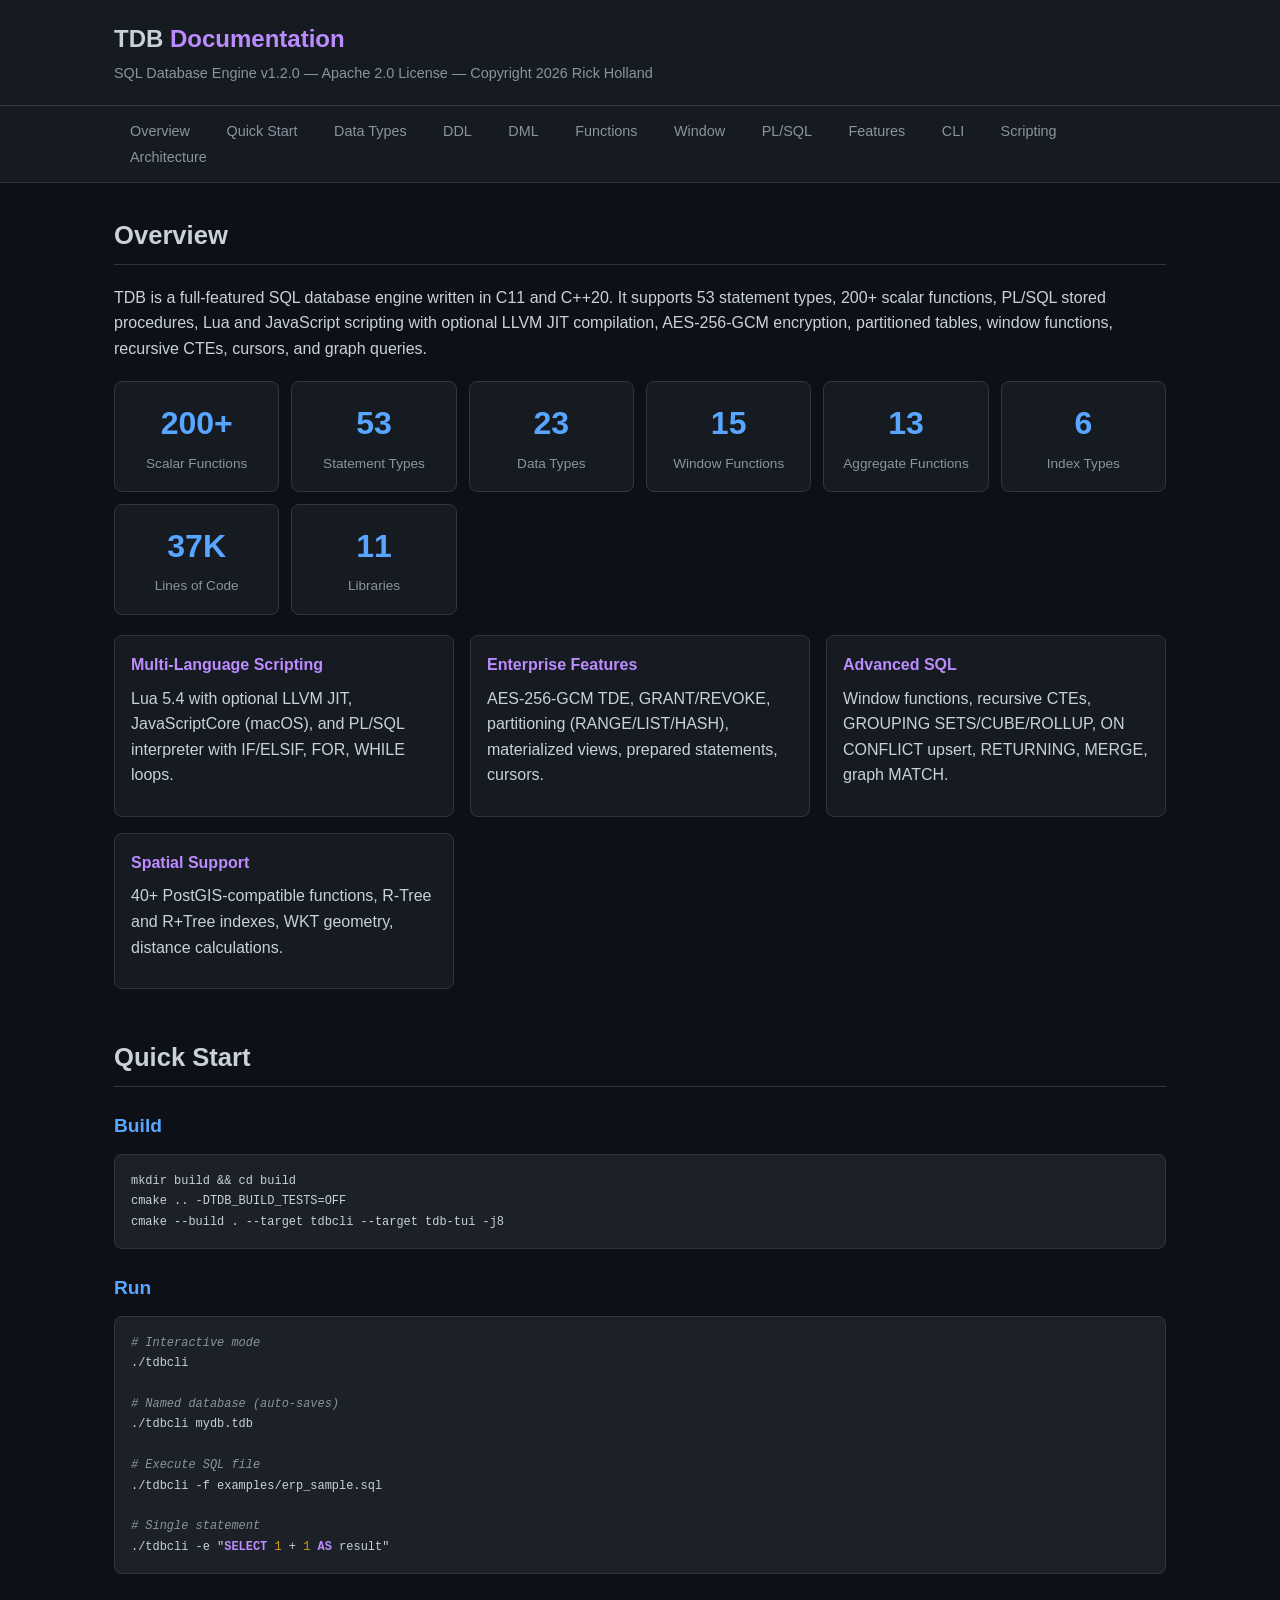
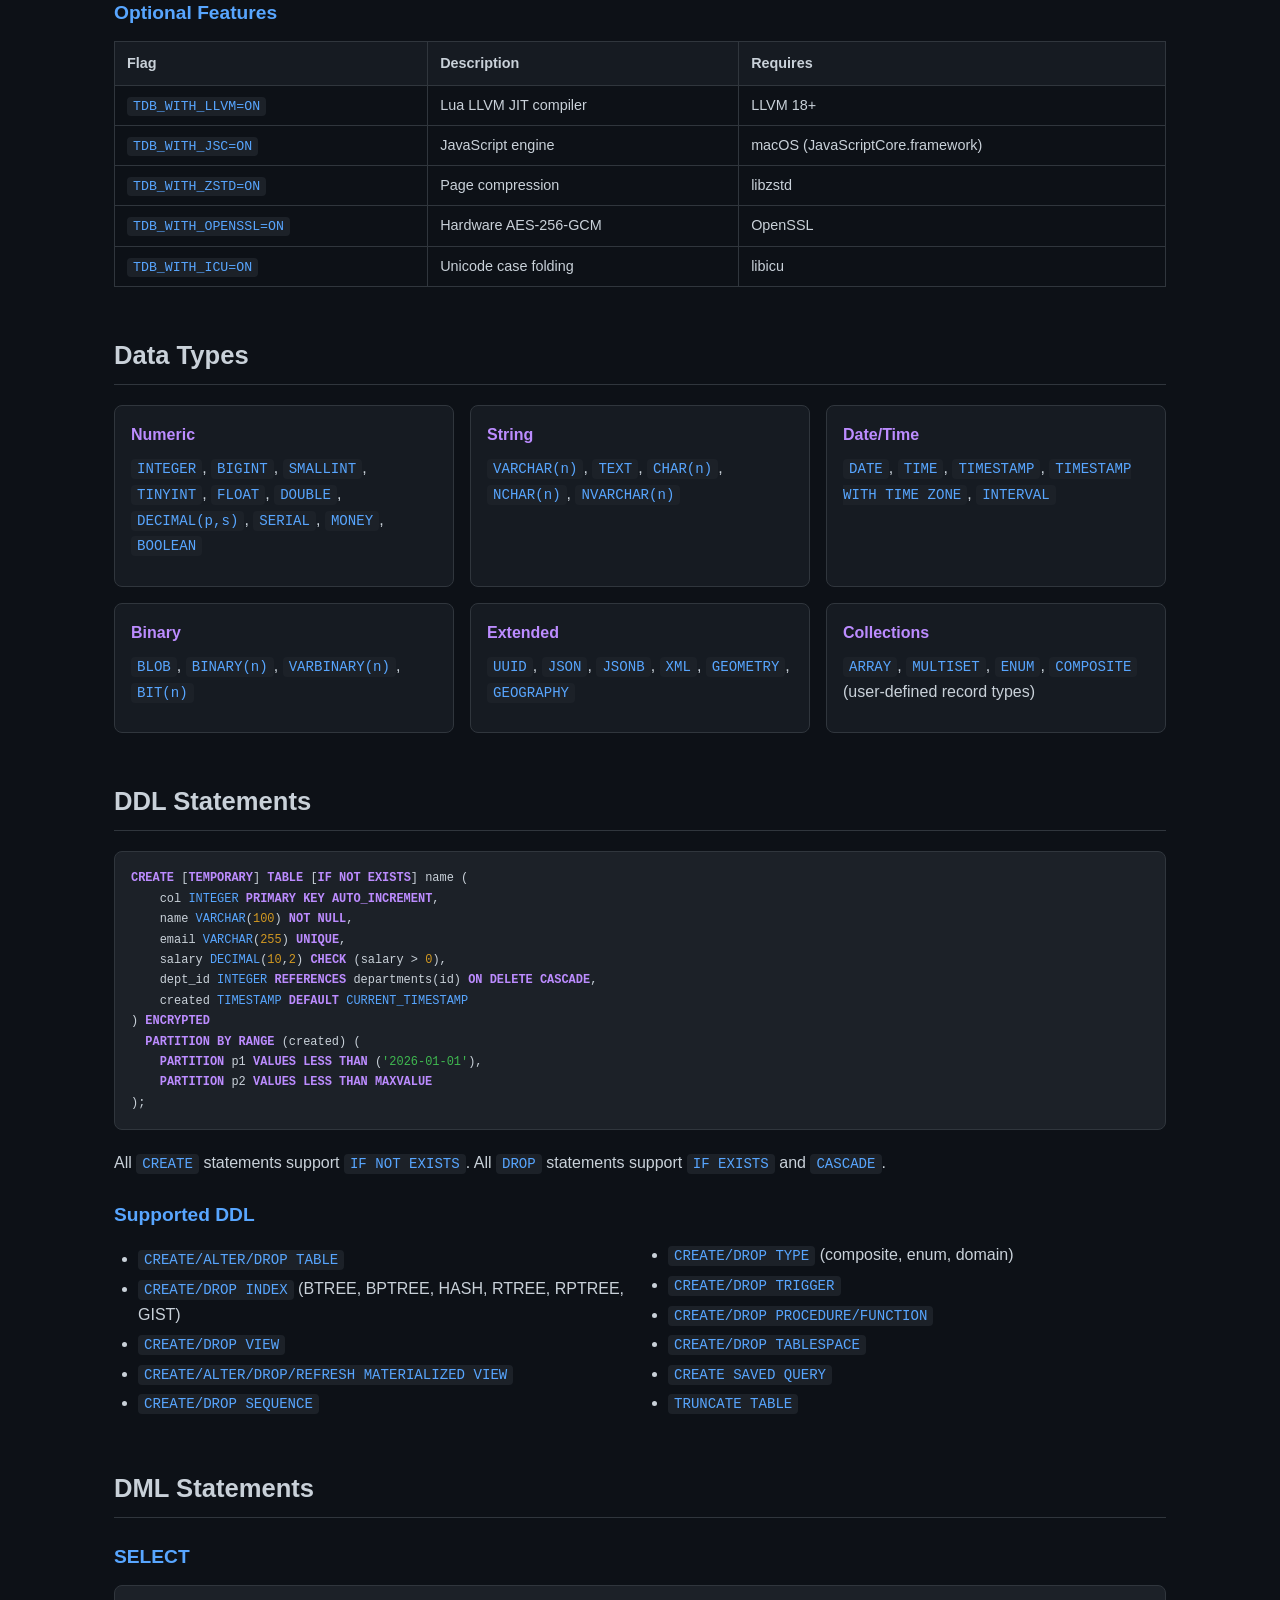
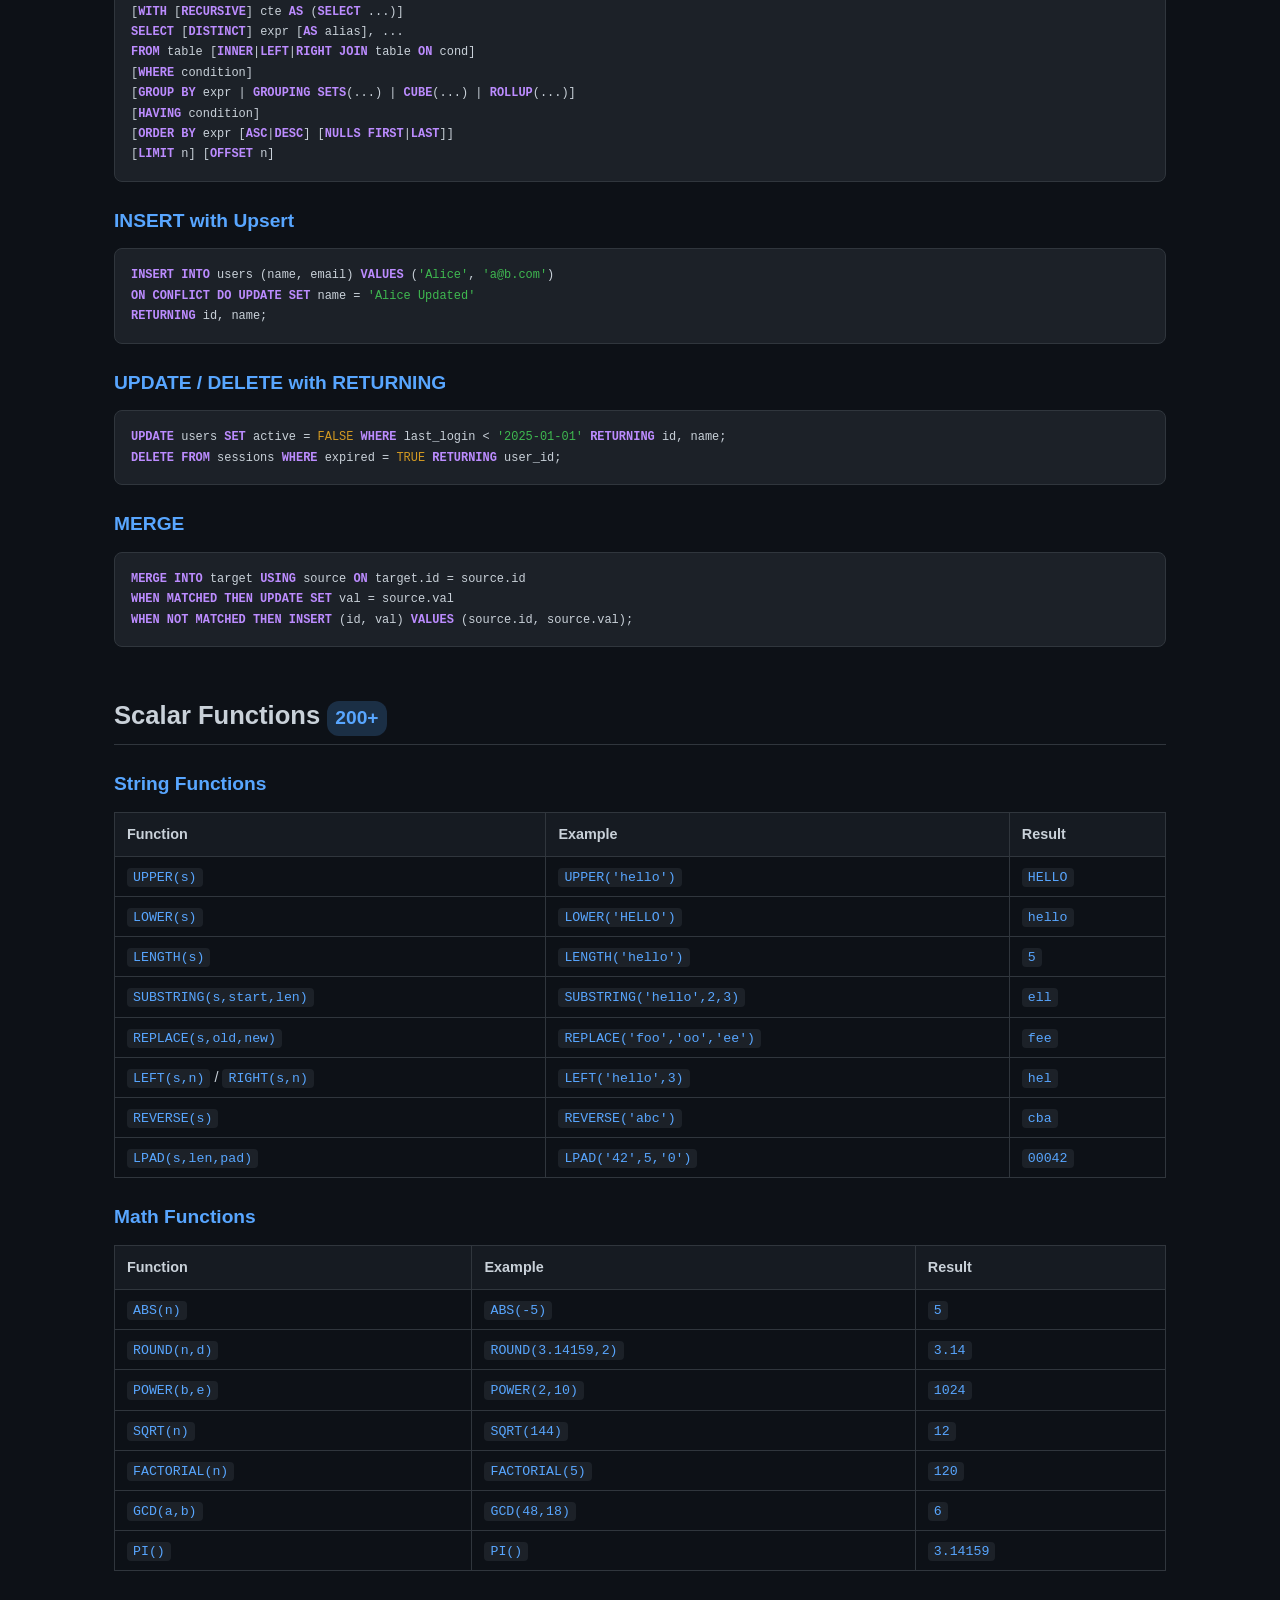
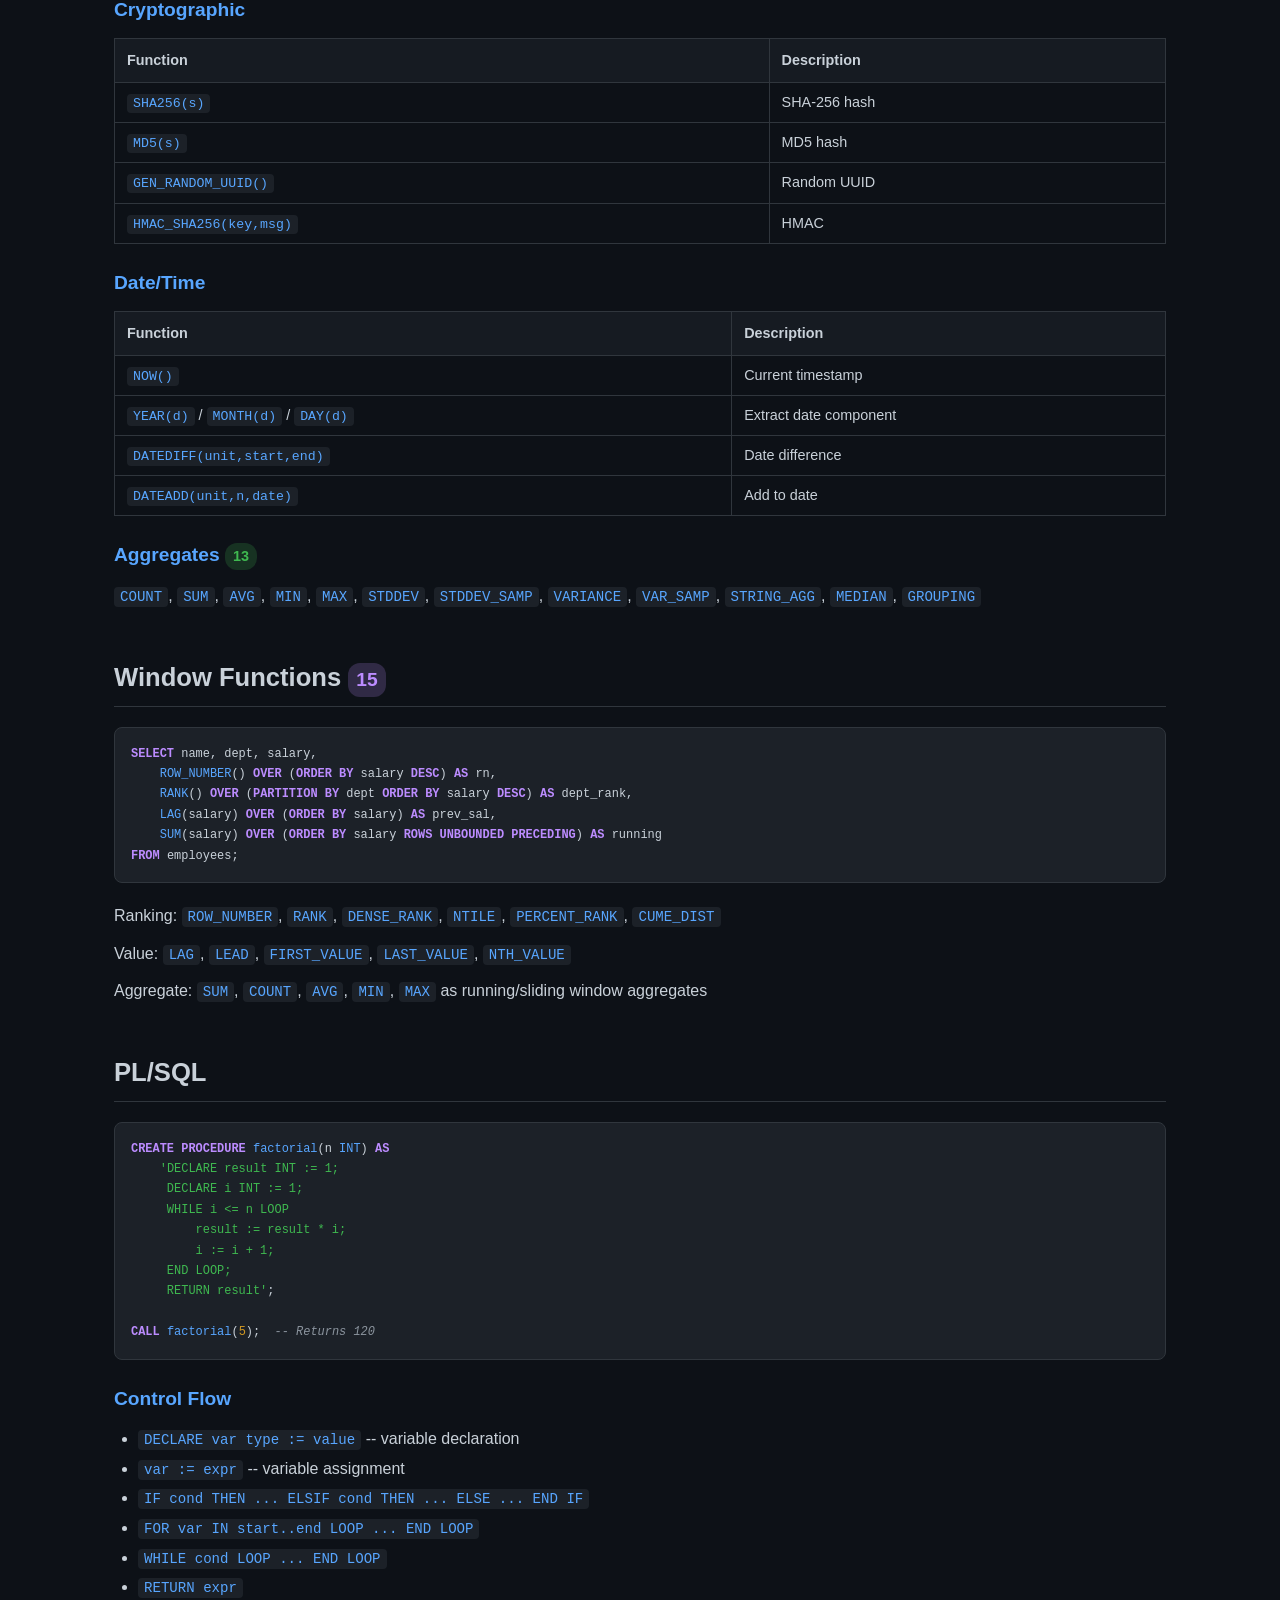
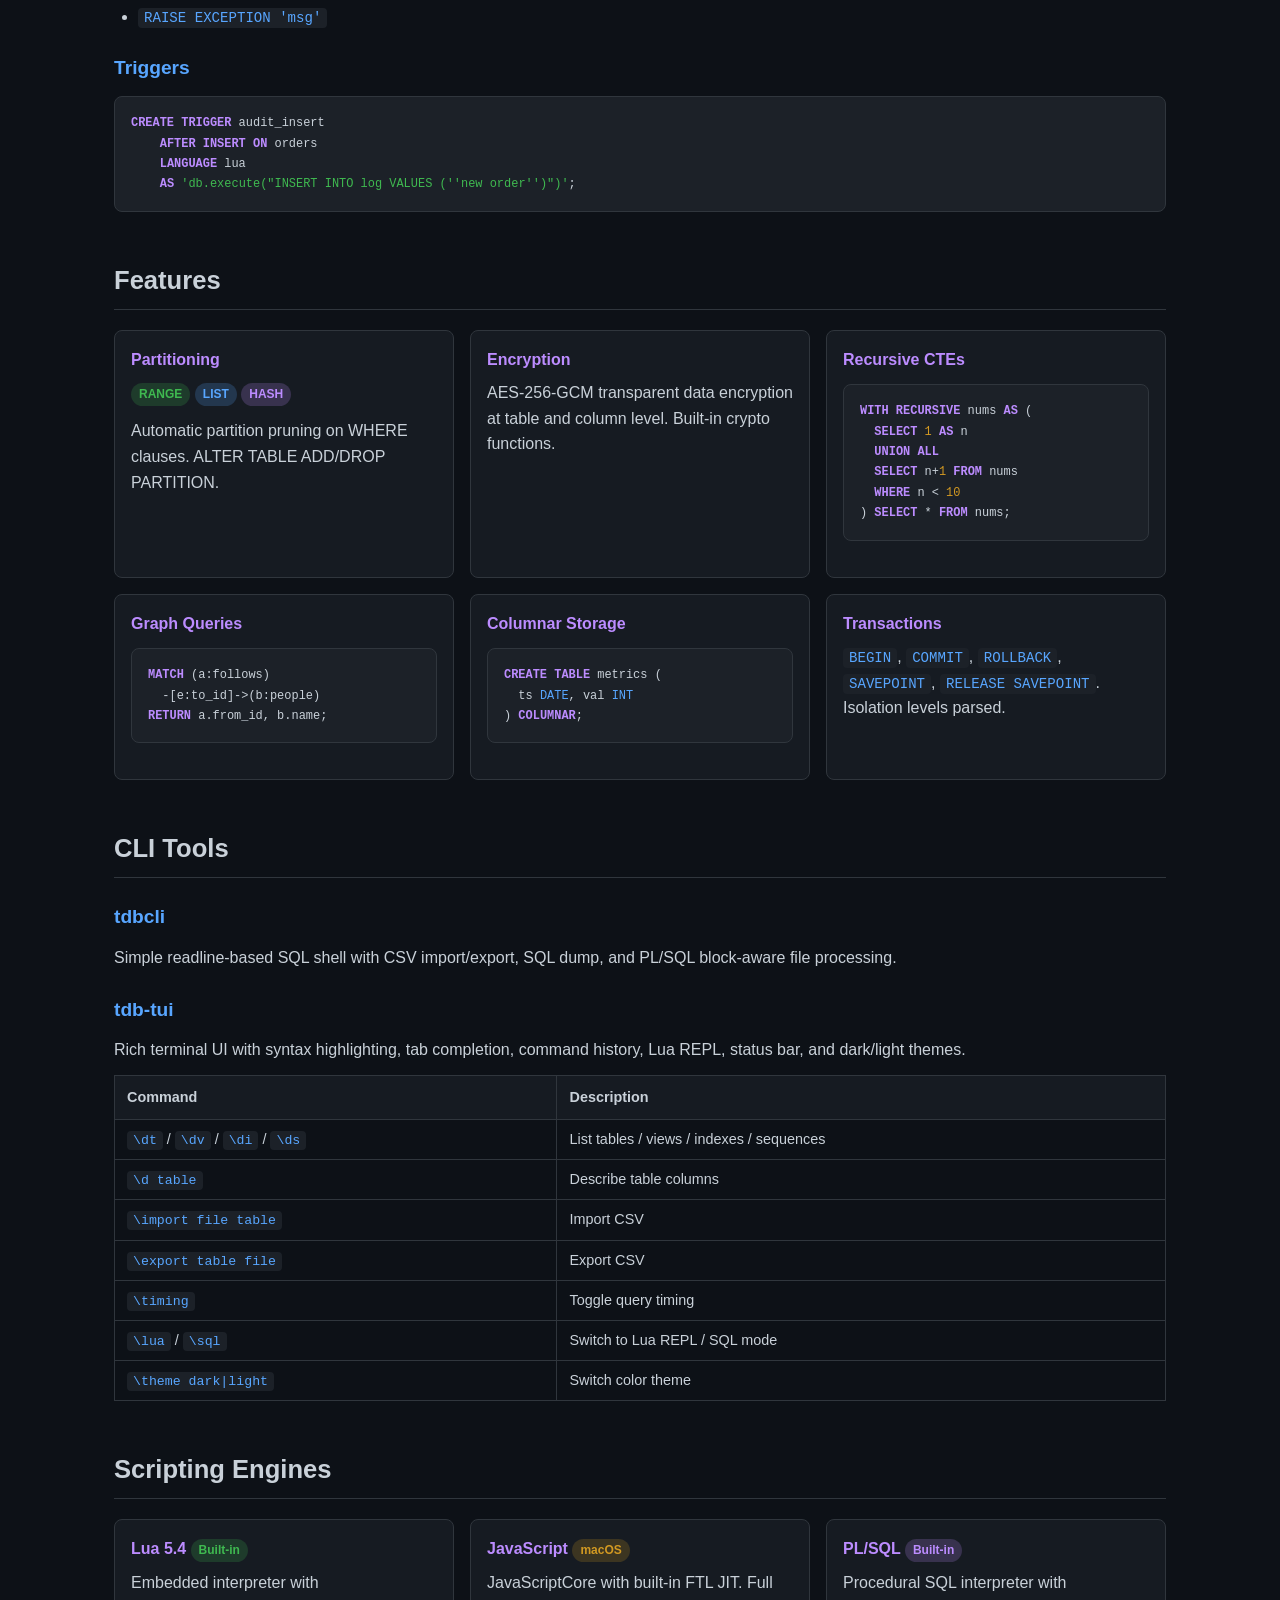
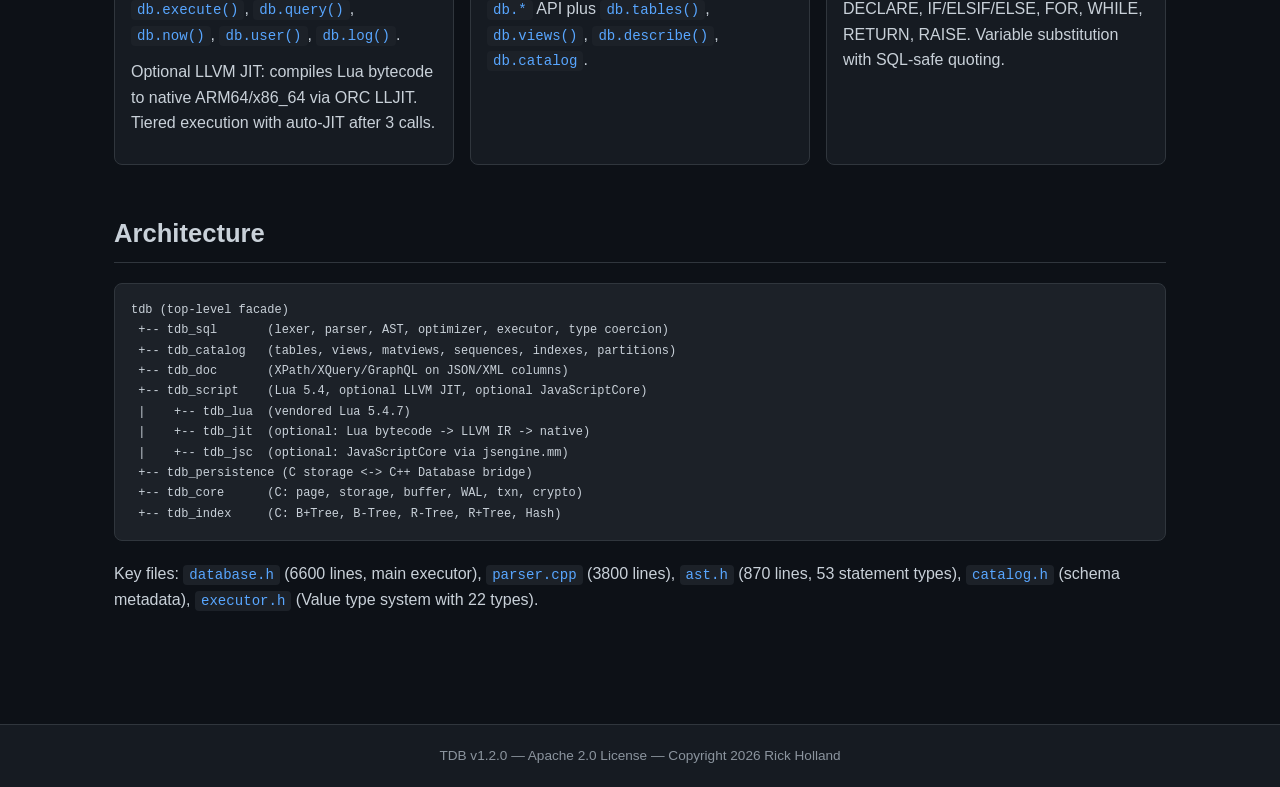
<file: docs/index.html>
<!DOCTYPE html>
<html lang="en">
<head>
<meta charset="UTF-8">
<meta name="viewport" content="width=device-width, initial-scale=1.0">
<title>TDB Documentation - SQL Database Engine v1.2.0</title>
<style>
:root {
    --bg: #0d1117;
    --bg2: #161b22;
    --border: #30363d;
    --fg: #c9d1d9;
    --fg2: #8b949e;
    --accent: #58a6ff;
    --accent2: #bc8cff;
    --green: #3fb950;
    --orange: #d29922;
    --red: #f85149;
    --code-bg: #1c2128;
}
* { margin: 0; padding: 0; box-sizing: border-box; }
body {
    font-family: -apple-system, BlinkMacSystemFont, 'Segoe UI', Helvetica, Arial, sans-serif;
    background: var(--bg);
    color: var(--fg);
    line-height: 1.6;
}
.container { max-width: 1100px; margin: 0 auto; padding: 0 24px; }
header {
    background: var(--bg2);
    border-bottom: 1px solid var(--border);
    padding: 20px 0;
    position: sticky;
    top: 0;
    z-index: 100;
}
header h1 { font-size: 1.5em; font-weight: 600; }
header h1 span { color: var(--accent2); }
header .subtitle { color: var(--fg2); font-size: 0.9em; margin-top: 4px; }
nav {
    background: var(--bg2);
    border-bottom: 1px solid var(--border);
    padding: 12px 0;
    position: sticky;
    top: 68px;
    z-index: 99;
    overflow-x: auto;
}
nav a {
    color: var(--fg2);
    text-decoration: none;
    padding: 6px 16px;
    border-radius: 6px;
    font-size: 0.9em;
    white-space: nowrap;
}
nav a:hover, nav a.active { color: var(--fg); background: var(--border); }
main { padding: 32px 0 64px; }
section { margin-bottom: 48px; }
h2 {
    font-size: 1.6em;
    font-weight: 600;
    color: var(--fg);
    border-bottom: 1px solid var(--border);
    padding-bottom: 8px;
    margin-bottom: 20px;
}
h3 { font-size: 1.2em; color: var(--accent); margin: 24px 0 12px; }
h4 { font-size: 1em; color: var(--accent2); margin: 16px 0 8px; }
p { margin-bottom: 12px; }
code {
    background: var(--code-bg);
    padding: 2px 6px;
    border-radius: 4px;
    font-family: 'SF Mono', SFMono-Regular, Consolas, 'Liberation Mono', Menlo, monospace;
    font-size: 0.88em;
    color: var(--accent);
}
pre {
    background: var(--code-bg);
    border: 1px solid var(--border);
    border-radius: 8px;
    padding: 16px;
    overflow-x: auto;
    margin: 12px 0 20px;
    font-family: 'SF Mono', SFMono-Regular, Consolas, 'Liberation Mono', Menlo, monospace;
    font-size: 0.85em;
    line-height: 1.5;
}
pre code { background: none; padding: 0; color: var(--fg); }
.kw { color: var(--accent2); font-weight: 600; }
.fn { color: var(--accent); }
.str { color: var(--green); }
.num { color: var(--orange); }
.cmt { color: var(--fg2); font-style: italic; }
table {
    width: 100%;
    border-collapse: collapse;
    margin: 12px 0 20px;
    font-size: 0.9em;
}
th {
    background: var(--bg2);
    color: var(--fg);
    font-weight: 600;
    text-align: left;
    padding: 10px 12px;
    border: 1px solid var(--border);
}
td {
    padding: 8px 12px;
    border: 1px solid var(--border);
    vertical-align: top;
}
tr:hover td { background: rgba(88, 166, 255, 0.05); }
td code { font-size: 0.92em; }
.grid {
    display: grid;
    grid-template-columns: repeat(auto-fill, minmax(320px, 1fr));
    gap: 16px;
    margin: 16px 0;
}
.card {
    background: var(--bg2);
    border: 1px solid var(--border);
    border-radius: 8px;
    padding: 16px;
}
.card h4 { margin-top: 0; }
.badge {
    display: inline-block;
    padding: 2px 8px;
    border-radius: 12px;
    font-size: 0.75em;
    font-weight: 600;
}
.badge-green { background: rgba(63, 185, 80, 0.2); color: var(--green); }
.badge-blue { background: rgba(88, 166, 255, 0.2); color: var(--accent); }
.badge-purple { background: rgba(188, 140, 255, 0.2); color: var(--accent2); }
.badge-orange { background: rgba(210, 153, 34, 0.2); color: var(--orange); }
.stats {
    display: grid;
    grid-template-columns: repeat(auto-fill, minmax(150px, 1fr));
    gap: 12px;
    margin: 20px 0;
}
.stat {
    background: var(--bg2);
    border: 1px solid var(--border);
    border-radius: 8px;
    padding: 16px;
    text-align: center;
}
.stat .num { font-size: 2em; font-weight: 700; color: var(--accent); display: block; }
.stat .label { color: var(--fg2); font-size: 0.85em; }
ul { margin: 8px 0 16px 24px; }
li { margin: 4px 0; }
.toc { column-count: 2; column-gap: 32px; }
.toc li { break-inside: avoid; }
@media (max-width: 768px) {
    .grid { grid-template-columns: 1fr; }
    .stats { grid-template-columns: repeat(2, 1fr); }
    .toc { column-count: 1; }
}
</style>
</head>
<body>

<header>
<div class="container">
<h1>TDB <span>Documentation</span></h1>
<div class="subtitle">SQL Database Engine v1.2.0 &mdash; Apache 2.0 License &mdash; Copyright 2026 Rick Holland</div>
</div>
</header>

<nav>
<div class="container">
<a href="#overview">Overview</a>
<a href="#quickstart">Quick Start</a>
<a href="#types">Data Types</a>
<a href="#ddl">DDL</a>
<a href="#dml">DML</a>
<a href="#functions">Functions</a>
<a href="#window">Window</a>
<a href="#plsql">PL/SQL</a>
<a href="#features">Features</a>
<a href="#cli">CLI</a>
<a href="#scripting">Scripting</a>
<a href="#architecture">Architecture</a>
</div>
</nav>

<main>
<div class="container">

<!-- OVERVIEW -->
<section id="overview">
<h2>Overview</h2>
<p>TDB is a full-featured SQL database engine written in C11 and C++20. It supports 53 statement types, 200+ scalar functions, PL/SQL stored procedures, Lua and JavaScript scripting with optional LLVM JIT compilation, AES-256-GCM encryption, partitioned tables, window functions, recursive CTEs, cursors, and graph queries.</p>

<div class="stats">
<div class="stat"><span class="num">200+</span><span class="label">Scalar Functions</span></div>
<div class="stat"><span class="num">53</span><span class="label">Statement Types</span></div>
<div class="stat"><span class="num">23</span><span class="label">Data Types</span></div>
<div class="stat"><span class="num">15</span><span class="label">Window Functions</span></div>
<div class="stat"><span class="num">13</span><span class="label">Aggregate Functions</span></div>
<div class="stat"><span class="num">6</span><span class="label">Index Types</span></div>
<div class="stat"><span class="num">37K</span><span class="label">Lines of Code</span></div>
<div class="stat"><span class="num">11</span><span class="label">Libraries</span></div>
</div>

<div class="grid">
<div class="card">
<h4>Multi-Language Scripting</h4>
<p>Lua 5.4 with optional LLVM JIT, JavaScriptCore (macOS), and PL/SQL interpreter with IF/ELSIF, FOR, WHILE loops.</p>
</div>
<div class="card">
<h4>Enterprise Features</h4>
<p>AES-256-GCM TDE, GRANT/REVOKE, partitioning (RANGE/LIST/HASH), materialized views, prepared statements, cursors.</p>
</div>
<div class="card">
<h4>Advanced SQL</h4>
<p>Window functions, recursive CTEs, GROUPING SETS/CUBE/ROLLUP, ON CONFLICT upsert, RETURNING, MERGE, graph MATCH.</p>
</div>
<div class="card">
<h4>Spatial Support</h4>
<p>40+ PostGIS-compatible functions, R-Tree and R+Tree indexes, WKT geometry, distance calculations.</p>
</div>
</div>
</section>

<!-- QUICK START -->
<section id="quickstart">
<h2>Quick Start</h2>
<h3>Build</h3>
<pre><code>mkdir build && cd build
cmake .. -DTDB_BUILD_TESTS=OFF
cmake --build . --target tdbcli --target tdb-tui -j8</code></pre>

<h3>Run</h3>
<pre><code><span class="cmt"># Interactive mode</span>
./tdbcli

<span class="cmt"># Named database (auto-saves)</span>
./tdbcli mydb.tdb

<span class="cmt"># Execute SQL file</span>
./tdbcli -f examples/erp_sample.sql

<span class="cmt"># Single statement</span>
./tdbcli -e "<span class="kw">SELECT</span> <span class="num">1</span> + <span class="num">1</span> <span class="kw">AS</span> result"</code></pre>

<h3>Optional Features</h3>
<table>
<tr><th>Flag</th><th>Description</th><th>Requires</th></tr>
<tr><td><code>TDB_WITH_LLVM=ON</code></td><td>Lua LLVM JIT compiler</td><td>LLVM 18+</td></tr>
<tr><td><code>TDB_WITH_JSC=ON</code></td><td>JavaScript engine</td><td>macOS (JavaScriptCore.framework)</td></tr>
<tr><td><code>TDB_WITH_ZSTD=ON</code></td><td>Page compression</td><td>libzstd</td></tr>
<tr><td><code>TDB_WITH_OPENSSL=ON</code></td><td>Hardware AES-256-GCM</td><td>OpenSSL</td></tr>
<tr><td><code>TDB_WITH_ICU=ON</code></td><td>Unicode case folding</td><td>libicu</td></tr>
</table>
</section>

<!-- DATA TYPES -->
<section id="types">
<h2>Data Types</h2>
<div class="grid">
<div class="card">
<h4>Numeric</h4>
<p><code>INTEGER</code>, <code>BIGINT</code>, <code>SMALLINT</code>, <code>TINYINT</code>, <code>FLOAT</code>, <code>DOUBLE</code>, <code>DECIMAL(p,s)</code>, <code>SERIAL</code>, <code>MONEY</code>, <code>BOOLEAN</code></p>
</div>
<div class="card">
<h4>String</h4>
<p><code>VARCHAR(n)</code>, <code>TEXT</code>, <code>CHAR(n)</code>, <code>NCHAR(n)</code>, <code>NVARCHAR(n)</code></p>
</div>
<div class="card">
<h4>Date/Time</h4>
<p><code>DATE</code>, <code>TIME</code>, <code>TIMESTAMP</code>, <code>TIMESTAMP WITH TIME ZONE</code>, <code>INTERVAL</code></p>
</div>
<div class="card">
<h4>Binary</h4>
<p><code>BLOB</code>, <code>BINARY(n)</code>, <code>VARBINARY(n)</code>, <code>BIT(n)</code></p>
</div>
<div class="card">
<h4>Extended</h4>
<p><code>UUID</code>, <code>JSON</code>, <code>JSONB</code>, <code>XML</code>, <code>GEOMETRY</code>, <code>GEOGRAPHY</code></p>
</div>
<div class="card">
<h4>Collections</h4>
<p><code>ARRAY</code>, <code>MULTISET</code>, <code>ENUM</code>, <code>COMPOSITE</code> (user-defined record types)</p>
</div>
</div>
</section>

<!-- DDL -->
<section id="ddl">
<h2>DDL Statements</h2>
<pre><code><span class="kw">CREATE</span> [<span class="kw">TEMPORARY</span>] <span class="kw">TABLE</span> [<span class="kw">IF NOT EXISTS</span>] name (
    col <span class="fn">INTEGER</span> <span class="kw">PRIMARY KEY</span> <span class="kw">AUTO_INCREMENT</span>,
    name <span class="fn">VARCHAR</span>(<span class="num">100</span>) <span class="kw">NOT NULL</span>,
    email <span class="fn">VARCHAR</span>(<span class="num">255</span>) <span class="kw">UNIQUE</span>,
    salary <span class="fn">DECIMAL</span>(<span class="num">10</span>,<span class="num">2</span>) <span class="kw">CHECK</span> (salary > <span class="num">0</span>),
    dept_id <span class="fn">INTEGER</span> <span class="kw">REFERENCES</span> departments(id) <span class="kw">ON DELETE CASCADE</span>,
    created <span class="fn">TIMESTAMP</span> <span class="kw">DEFAULT</span> <span class="fn">CURRENT_TIMESTAMP</span>
) <span class="kw">ENCRYPTED</span>
  <span class="kw">PARTITION BY RANGE</span> (created) (
    <span class="kw">PARTITION</span> p1 <span class="kw">VALUES LESS THAN</span> (<span class="str">'2026-01-01'</span>),
    <span class="kw">PARTITION</span> p2 <span class="kw">VALUES LESS THAN MAXVALUE</span>
);</code></pre>

<p>All <code>CREATE</code> statements support <code>IF NOT EXISTS</code>. All <code>DROP</code> statements support <code>IF EXISTS</code> and <code>CASCADE</code>.</p>

<h3>Supported DDL</h3>
<ul class="toc">
<li><code>CREATE/ALTER/DROP TABLE</code></li>
<li><code>CREATE/DROP INDEX</code> (BTREE, BPTREE, HASH, RTREE, RPTREE, GIST)</li>
<li><code>CREATE/DROP VIEW</code></li>
<li><code>CREATE/ALTER/DROP/REFRESH MATERIALIZED VIEW</code></li>
<li><code>CREATE/DROP SEQUENCE</code></li>
<li><code>CREATE/DROP TYPE</code> (composite, enum, domain)</li>
<li><code>CREATE/DROP TRIGGER</code></li>
<li><code>CREATE/DROP PROCEDURE/FUNCTION</code></li>
<li><code>CREATE/DROP TABLESPACE</code></li>
<li><code>CREATE SAVED QUERY</code></li>
<li><code>TRUNCATE TABLE</code></li>
</ul>
</section>

<!-- DML -->
<section id="dml">
<h2>DML Statements</h2>

<h3>SELECT</h3>
<pre><code>[<span class="kw">WITH</span> [<span class="kw">RECURSIVE</span>] cte <span class="kw">AS</span> (<span class="kw">SELECT</span> ...)]
<span class="kw">SELECT</span> [<span class="kw">DISTINCT</span>] expr [<span class="kw">AS</span> alias], ...
<span class="kw">FROM</span> table [<span class="kw">INNER</span>|<span class="kw">LEFT</span>|<span class="kw">RIGHT JOIN</span> table <span class="kw">ON</span> cond]
[<span class="kw">WHERE</span> condition]
[<span class="kw">GROUP BY</span> expr | <span class="kw">GROUPING SETS</span>(...) | <span class="kw">CUBE</span>(...) | <span class="kw">ROLLUP</span>(...)]
[<span class="kw">HAVING</span> condition]
[<span class="kw">ORDER BY</span> expr [<span class="kw">ASC</span>|<span class="kw">DESC</span>] [<span class="kw">NULLS FIRST</span>|<span class="kw">LAST</span>]]
[<span class="kw">LIMIT</span> n] [<span class="kw">OFFSET</span> n]</code></pre>

<h3>INSERT with Upsert</h3>
<pre><code><span class="kw">INSERT INTO</span> users (name, email) <span class="kw">VALUES</span> (<span class="str">'Alice'</span>, <span class="str">'a@b.com'</span>)
<span class="kw">ON CONFLICT DO UPDATE SET</span> name = <span class="str">'Alice Updated'</span>
<span class="kw">RETURNING</span> id, name;</code></pre>

<h3>UPDATE / DELETE with RETURNING</h3>
<pre><code><span class="kw">UPDATE</span> users <span class="kw">SET</span> active = <span class="num">FALSE</span> <span class="kw">WHERE</span> last_login < <span class="str">'2025-01-01'</span> <span class="kw">RETURNING</span> id, name;
<span class="kw">DELETE FROM</span> sessions <span class="kw">WHERE</span> expired = <span class="num">TRUE</span> <span class="kw">RETURNING</span> user_id;</code></pre>

<h3>MERGE</h3>
<pre><code><span class="kw">MERGE INTO</span> target <span class="kw">USING</span> source <span class="kw">ON</span> target.id = source.id
<span class="kw">WHEN MATCHED THEN UPDATE SET</span> val = source.val
<span class="kw">WHEN NOT MATCHED THEN INSERT</span> (id, val) <span class="kw">VALUES</span> (source.id, source.val);</code></pre>
</section>

<!-- FUNCTIONS -->
<section id="functions">
<h2>Scalar Functions <span class="badge badge-blue">200+</span></h2>

<h3>String Functions</h3>
<table>
<tr><th>Function</th><th>Example</th><th>Result</th></tr>
<tr><td><code>UPPER(s)</code></td><td><code>UPPER('hello')</code></td><td><code>HELLO</code></td></tr>
<tr><td><code>LOWER(s)</code></td><td><code>LOWER('HELLO')</code></td><td><code>hello</code></td></tr>
<tr><td><code>LENGTH(s)</code></td><td><code>LENGTH('hello')</code></td><td><code>5</code></td></tr>
<tr><td><code>SUBSTRING(s,start,len)</code></td><td><code>SUBSTRING('hello',2,3)</code></td><td><code>ell</code></td></tr>
<tr><td><code>REPLACE(s,old,new)</code></td><td><code>REPLACE('foo','oo','ee')</code></td><td><code>fee</code></td></tr>
<tr><td><code>LEFT(s,n)</code> / <code>RIGHT(s,n)</code></td><td><code>LEFT('hello',3)</code></td><td><code>hel</code></td></tr>
<tr><td><code>REVERSE(s)</code></td><td><code>REVERSE('abc')</code></td><td><code>cba</code></td></tr>
<tr><td><code>LPAD(s,len,pad)</code></td><td><code>LPAD('42',5,'0')</code></td><td><code>00042</code></td></tr>
</table>

<h3>Math Functions</h3>
<table>
<tr><th>Function</th><th>Example</th><th>Result</th></tr>
<tr><td><code>ABS(n)</code></td><td><code>ABS(-5)</code></td><td><code>5</code></td></tr>
<tr><td><code>ROUND(n,d)</code></td><td><code>ROUND(3.14159,2)</code></td><td><code>3.14</code></td></tr>
<tr><td><code>POWER(b,e)</code></td><td><code>POWER(2,10)</code></td><td><code>1024</code></td></tr>
<tr><td><code>SQRT(n)</code></td><td><code>SQRT(144)</code></td><td><code>12</code></td></tr>
<tr><td><code>FACTORIAL(n)</code></td><td><code>FACTORIAL(5)</code></td><td><code>120</code></td></tr>
<tr><td><code>GCD(a,b)</code></td><td><code>GCD(48,18)</code></td><td><code>6</code></td></tr>
<tr><td><code>PI()</code></td><td><code>PI()</code></td><td><code>3.14159</code></td></tr>
</table>

<h3>Cryptographic</h3>
<table>
<tr><th>Function</th><th>Description</th></tr>
<tr><td><code>SHA256(s)</code></td><td>SHA-256 hash</td></tr>
<tr><td><code>MD5(s)</code></td><td>MD5 hash</td></tr>
<tr><td><code>GEN_RANDOM_UUID()</code></td><td>Random UUID</td></tr>
<tr><td><code>HMAC_SHA256(key,msg)</code></td><td>HMAC</td></tr>
</table>

<h3>Date/Time</h3>
<table>
<tr><th>Function</th><th>Description</th></tr>
<tr><td><code>NOW()</code></td><td>Current timestamp</td></tr>
<tr><td><code>YEAR(d)</code> / <code>MONTH(d)</code> / <code>DAY(d)</code></td><td>Extract date component</td></tr>
<tr><td><code>DATEDIFF(unit,start,end)</code></td><td>Date difference</td></tr>
<tr><td><code>DATEADD(unit,n,date)</code></td><td>Add to date</td></tr>
</table>

<h3>Aggregates <span class="badge badge-green">13</span></h3>
<p><code>COUNT</code>, <code>SUM</code>, <code>AVG</code>, <code>MIN</code>, <code>MAX</code>, <code>STDDEV</code>, <code>STDDEV_SAMP</code>, <code>VARIANCE</code>, <code>VAR_SAMP</code>, <code>STRING_AGG</code>, <code>MEDIAN</code>, <code>GROUPING</code></p>
</section>

<!-- WINDOW FUNCTIONS -->
<section id="window">
<h2>Window Functions <span class="badge badge-purple">15</span></h2>
<pre><code><span class="kw">SELECT</span> name, dept, salary,
    <span class="fn">ROW_NUMBER</span>() <span class="kw">OVER</span> (<span class="kw">ORDER BY</span> salary <span class="kw">DESC</span>) <span class="kw">AS</span> rn,
    <span class="fn">RANK</span>() <span class="kw">OVER</span> (<span class="kw">PARTITION BY</span> dept <span class="kw">ORDER BY</span> salary <span class="kw">DESC</span>) <span class="kw">AS</span> dept_rank,
    <span class="fn">LAG</span>(salary) <span class="kw">OVER</span> (<span class="kw">ORDER BY</span> salary) <span class="kw">AS</span> prev_sal,
    <span class="fn">SUM</span>(salary) <span class="kw">OVER</span> (<span class="kw">ORDER BY</span> salary <span class="kw">ROWS UNBOUNDED PRECEDING</span>) <span class="kw">AS</span> running
<span class="kw">FROM</span> employees;</code></pre>
<p>Ranking: <code>ROW_NUMBER</code>, <code>RANK</code>, <code>DENSE_RANK</code>, <code>NTILE</code>, <code>PERCENT_RANK</code>, <code>CUME_DIST</code></p>
<p>Value: <code>LAG</code>, <code>LEAD</code>, <code>FIRST_VALUE</code>, <code>LAST_VALUE</code>, <code>NTH_VALUE</code></p>
<p>Aggregate: <code>SUM</code>, <code>COUNT</code>, <code>AVG</code>, <code>MIN</code>, <code>MAX</code> as running/sliding window aggregates</p>
</section>

<!-- PL/SQL -->
<section id="plsql">
<h2>PL/SQL</h2>
<pre><code><span class="kw">CREATE PROCEDURE</span> <span class="fn">factorial</span>(n <span class="fn">INT</span>) <span class="kw">AS</span>
    <span class="str">'DECLARE result INT := 1;
     DECLARE i INT := 1;
     WHILE i <= n LOOP
         result := result * i;
         i := i + 1;
     END LOOP;
     RETURN result'</span>;

<span class="kw">CALL</span> <span class="fn">factorial</span>(<span class="num">5</span>);  <span class="cmt">-- Returns 120</span></code></pre>

<h3>Control Flow</h3>
<ul>
<li><code>DECLARE var type := value</code> -- variable declaration</li>
<li><code>var := expr</code> -- variable assignment</li>
<li><code>IF cond THEN ... ELSIF cond THEN ... ELSE ... END IF</code></li>
<li><code>FOR var IN start..end LOOP ... END LOOP</code></li>
<li><code>WHILE cond LOOP ... END LOOP</code></li>
<li><code>RETURN expr</code></li>
<li><code>RAISE EXCEPTION 'msg'</code></li>
</ul>

<h3>Triggers</h3>
<pre><code><span class="kw">CREATE TRIGGER</span> audit_insert
    <span class="kw">AFTER INSERT ON</span> orders
    <span class="kw">LANGUAGE</span> lua
    <span class="kw">AS</span> <span class="str">'db.execute("INSERT INTO log VALUES (''new order'')")'</span>;</code></pre>
</section>

<!-- FEATURES -->
<section id="features">
<h2>Features</h2>
<div class="grid">
<div class="card">
<h4>Partitioning</h4>
<p><span class="badge badge-green">RANGE</span> <span class="badge badge-blue">LIST</span> <span class="badge badge-purple">HASH</span></p>
<p>Automatic partition pruning on WHERE clauses. ALTER TABLE ADD/DROP PARTITION.</p>
</div>
<div class="card">
<h4>Encryption</h4>
<p>AES-256-GCM transparent data encryption at table and column level. Built-in crypto functions.</p>
</div>
<div class="card">
<h4>Recursive CTEs</h4>
<pre><code><span class="kw">WITH RECURSIVE</span> nums <span class="kw">AS</span> (
  <span class="kw">SELECT</span> <span class="num">1</span> <span class="kw">AS</span> n
  <span class="kw">UNION ALL</span>
  <span class="kw">SELECT</span> n+<span class="num">1</span> <span class="kw">FROM</span> nums
  <span class="kw">WHERE</span> n < <span class="num">10</span>
) <span class="kw">SELECT</span> * <span class="kw">FROM</span> nums;</code></pre>
</div>
<div class="card">
<h4>Graph Queries</h4>
<pre><code><span class="kw">MATCH</span> (a:follows)
  -[e:to_id]->(b:people)
<span class="kw">RETURN</span> a.from_id, b.name;</code></pre>
</div>
<div class="card">
<h4>Columnar Storage</h4>
<pre><code><span class="kw">CREATE TABLE</span> metrics (
  ts <span class="fn">DATE</span>, val <span class="fn">INT</span>
) <span class="kw">COLUMNAR</span>;</code></pre>
</div>
<div class="card">
<h4>Transactions</h4>
<p><code>BEGIN</code>, <code>COMMIT</code>, <code>ROLLBACK</code>, <code>SAVEPOINT</code>, <code>RELEASE SAVEPOINT</code>. Isolation levels parsed.</p>
</div>
</div>
</section>

<!-- CLI -->
<section id="cli">
<h2>CLI Tools</h2>
<h3>tdbcli</h3>
<p>Simple readline-based SQL shell with CSV import/export, SQL dump, and PL/SQL block-aware file processing.</p>
<h3>tdb-tui</h3>
<p>Rich terminal UI with syntax highlighting, tab completion, command history, Lua REPL, status bar, and dark/light themes.</p>
<table>
<tr><th>Command</th><th>Description</th></tr>
<tr><td><code>\dt</code> / <code>\dv</code> / <code>\di</code> / <code>\ds</code></td><td>List tables / views / indexes / sequences</td></tr>
<tr><td><code>\d table</code></td><td>Describe table columns</td></tr>
<tr><td><code>\import file table</code></td><td>Import CSV</td></tr>
<tr><td><code>\export table file</code></td><td>Export CSV</td></tr>
<tr><td><code>\timing</code></td><td>Toggle query timing</td></tr>
<tr><td><code>\lua</code> / <code>\sql</code></td><td>Switch to Lua REPL / SQL mode</td></tr>
<tr><td><code>\theme dark|light</code></td><td>Switch color theme</td></tr>
</table>
</section>

<!-- SCRIPTING -->
<section id="scripting">
<h2>Scripting Engines</h2>
<div class="grid">
<div class="card">
<h4>Lua 5.4 <span class="badge badge-green">Built-in</span></h4>
<p>Embedded interpreter with <code>db.execute()</code>, <code>db.query()</code>, <code>db.now()</code>, <code>db.user()</code>, <code>db.log()</code>.</p>
<p>Optional LLVM JIT: compiles Lua bytecode to native ARM64/x86_64 via ORC LLJIT. Tiered execution with auto-JIT after 3 calls.</p>
</div>
<div class="card">
<h4>JavaScript <span class="badge badge-orange">macOS</span></h4>
<p>JavaScriptCore with built-in FTL JIT. Full <code>db.*</code> API plus <code>db.tables()</code>, <code>db.views()</code>, <code>db.describe()</code>, <code>db.catalog</code>.</p>
</div>
<div class="card">
<h4>PL/SQL <span class="badge badge-purple">Built-in</span></h4>
<p>Procedural SQL interpreter with DECLARE, IF/ELSIF/ELSE, FOR, WHILE, RETURN, RAISE. Variable substitution with SQL-safe quoting.</p>
</div>
</div>
</section>

<!-- ARCHITECTURE -->
<section id="architecture">
<h2>Architecture</h2>
<pre><code>tdb (top-level facade)
 +-- tdb_sql       (lexer, parser, AST, optimizer, executor, type coercion)
 +-- tdb_catalog   (tables, views, matviews, sequences, indexes, partitions)
 +-- tdb_doc       (XPath/XQuery/GraphQL on JSON/XML columns)
 +-- tdb_script    (Lua 5.4, optional LLVM JIT, optional JavaScriptCore)
 |    +-- tdb_lua  (vendored Lua 5.4.7)
 |    +-- tdb_jit  (optional: Lua bytecode -> LLVM IR -> native)
 |    +-- tdb_jsc  (optional: JavaScriptCore via jsengine.mm)
 +-- tdb_persistence (C storage <-> C++ Database bridge)
 +-- tdb_core      (C: page, storage, buffer, WAL, txn, crypto)
 +-- tdb_index     (C: B+Tree, B-Tree, R-Tree, R+Tree, Hash)</code></pre>
<p>Key files: <code>database.h</code> (6600 lines, main executor), <code>parser.cpp</code> (3800 lines), <code>ast.h</code> (870 lines, 53 statement types), <code>catalog.h</code> (schema metadata), <code>executor.h</code> (Value type system with 22 types).</p>
</section>

</div>
</main>

<footer style="background:var(--bg2);border-top:1px solid var(--border);padding:20px 0;text-align:center;color:var(--fg2);font-size:0.85em;">
<div class="container">
TDB v1.2.0 &mdash; Apache 2.0 License &mdash; Copyright 2026 Rick Holland
</div>
</footer>

</body>
</html>
</file>
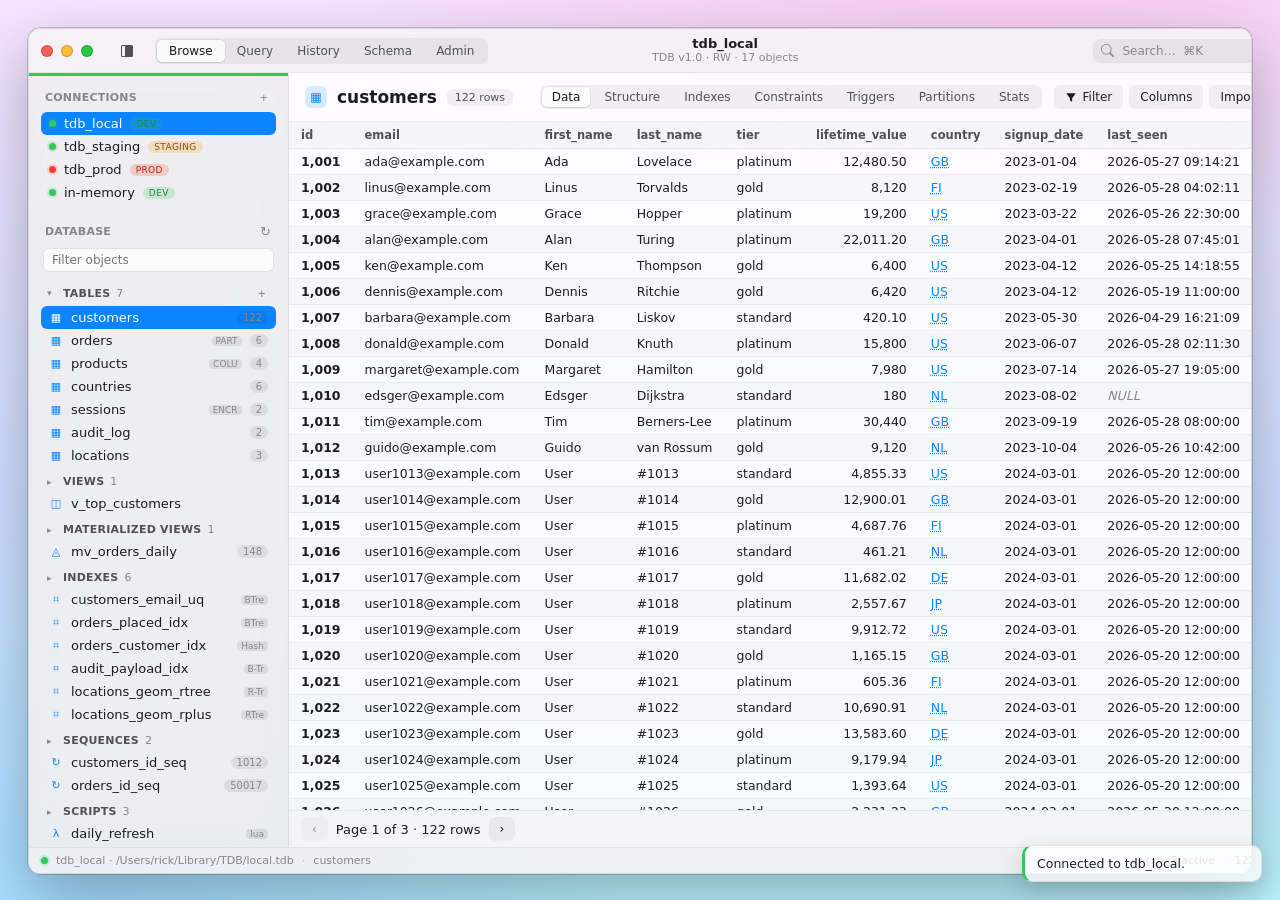
<file: manager/index.html>
<!doctype html>
<html lang="en">
<head>
  <meta charset="utf-8" />
  <meta name="viewport" content="width=device-width, initial-scale=1" />
  <title>TDB</title>
  <link rel="stylesheet" href="style.css" />
</head>
<body class="theme-auto">
  <div class="window" id="window">
    <!-- Titlebar -->
    <header class="titlebar" id="titlebar">
      <div class="traffic">
        <button class="tl tl-close" aria-label="Close"></button>
        <button class="tl tl-min" aria-label="Minimize"></button>
        <button class="tl tl-zoom" aria-label="Zoom"></button>
      </div>

      <button class="tb-icon" id="toggleSidebar" title="Toggle Sidebar">
        <svg viewBox="0 0 16 16" width="16" height="16"><path d="M2 3.5A1.5 1.5 0 0 1 3.5 2h9A1.5 1.5 0 0 1 14 3.5v9a1.5 1.5 0 0 1-1.5 1.5h-9A1.5 1.5 0 0 1 2 12.5v-9Zm1 0v9a.5.5 0 0 0 .5.5H6V3H3.5a.5.5 0 0 0-.5.5Z"/></svg>
      </button>

      <div class="tb-segmented" role="tablist" aria-label="View">
        <button class="seg active" data-view="browse" role="tab">Browse</button>
        <button class="seg" data-view="query" role="tab">Query</button>
        <button class="seg" data-view="history" role="tab">History</button>
        <button class="seg" data-view="er" role="tab">Schema</button>
        <button class="seg" data-view="admin" role="tab">Admin</button>
      </div>

      <div class="tb-title">
        <div class="tb-title-main" id="tbTitle">tdb_local</div>
        <div class="tb-title-sub" id="tbSubtitle">TDB · 24 objects</div>
      </div>

      <div class="tb-spacer"></div>

      <div class="tb-search" id="tbSearchBox">
        <svg viewBox="0 0 16 16" width="13" height="13" aria-hidden="true"><path d="M11.742 10.344a6.5 6.5 0 1 0-1.397 1.398h-.001c.03.04.062.078.098.115l3.85 3.85a1 1 0 0 0 1.415-1.414l-3.85-3.85a1.007 1.007 0 0 0-.115-.1ZM12 6.5a5.5 5.5 0 1 1-11 0 5.5 5.5 0 0 1 11 0Z"/></svg>
        <input type="search" placeholder="Search…  ⌘K" id="globalSearch" />
        <kbd>⌘K</kbd>
      </div>

      <button class="tb-icon" id="newQueryBtn" title="New Query (⌘N)">
        <svg viewBox="0 0 16 16" width="14" height="14"><path d="M8 2a.75.75 0 0 1 .75.75v4.5h4.5a.75.75 0 0 1 0 1.5h-4.5v4.5a.75.75 0 0 1-1.5 0v-4.5h-4.5a.75.75 0 0 1 0-1.5h4.5v-4.5A.75.75 0 0 1 8 2Z"/></svg>
      </button>

      <button class="tb-icon" id="runBtn" title="Run (⌘↩)">
        <svg viewBox="0 0 16 16" width="13" height="13"><path d="M4 2.5v11a.5.5 0 0 0 .77.42l9-5.5a.5.5 0 0 0 0-.84l-9-5.5A.5.5 0 0 0 4 2.5Z"/></svg>
      </button>
    </header>

    <div class="main">
      <!-- Sidebar -->
      <aside class="sidebar" id="sidebar">
        <div class="env-strip" id="envStrip" data-env="dev"></div>

        <section class="sb-section">
          <div class="sb-head">
            <span>Connections</span>
            <button class="sb-add" id="addConn" title="New Connection">+</button>
          </div>
          <ul class="sb-list" id="connList"></ul>
        </section>

        <section class="sb-section">
          <div class="sb-head">
            <span>Database</span>
            <button class="sb-add" id="refreshSchema" title="Refresh">↻</button>
          </div>
          <div class="sb-filter">
            <input type="search" placeholder="Filter objects" id="tableFilter" />
          </div>

          <div class="acc" data-acc="tables" data-open="1">
            <div class="acc-head"><span class="caret">▾</span>Tables <span class="cnt" id="cntTables">0</span>
              <button class="sb-add" id="newTableBtn" title="New Table…">+</button>
            </div>
            <ul class="sb-tree" id="tableTree"></ul>
          </div>
          <div class="acc" data-acc="views">
            <div class="acc-head"><span class="caret">▸</span>Views <span class="cnt" id="cntViews">0</span></div>
            <ul class="sb-tree" id="viewTree"></ul>
          </div>
          <div class="acc" data-acc="mviews">
            <div class="acc-head"><span class="caret">▸</span>Materialized Views <span class="cnt" id="cntMViews">0</span></div>
            <ul class="sb-tree" id="mviewTree"></ul>
          </div>
          <div class="acc" data-acc="indexes">
            <div class="acc-head"><span class="caret">▸</span>Indexes <span class="cnt" id="cntIdx">0</span></div>
            <ul class="sb-tree" id="idxTree"></ul>
          </div>
          <div class="acc" data-acc="seqs">
            <div class="acc-head"><span class="caret">▸</span>Sequences <span class="cnt" id="cntSeq">0</span></div>
            <ul class="sb-tree" id="seqTree"></ul>
          </div>
          <div class="acc" data-acc="scripts">
            <div class="acc-head"><span class="caret">▸</span>Scripts <span class="cnt" id="cntScr">0</span></div>
            <ul class="sb-tree" id="scrTree"></ul>
          </div>
          <div class="acc" data-acc="triggers">
            <div class="acc-head"><span class="caret">▸</span>Triggers <span class="cnt" id="cntTrg">0</span></div>
            <ul class="sb-tree" id="trgTree"></ul>
          </div>
          <div class="acc" data-acc="tablespaces">
            <div class="acc-head"><span class="caret">▸</span>Tablespaces <span class="cnt" id="cntTs">0</span></div>
            <ul class="sb-tree" id="tsTree"></ul>
          </div>
        </section>

        <section class="sb-section sb-saved">
          <div class="sb-head">
            <span>Saved Queries</span>
            <button class="sb-add" id="saveCurrent" title="Save Current">★</button>
          </div>
          <ul class="sb-list" id="savedList"></ul>
        </section>
      </aside>

      <!-- Content -->
      <section class="content" id="content">
        <!-- BROWSE VIEW -->
        <div class="view view-browse active" data-view="browse">
          <div class="browse-head">
            <div class="bh-title">
              <span class="chip chip-icon" id="browseIcon">▦</span>
              <h2 id="browseTableName">customers</h2>
              <span class="chip chip-soft" id="browseRowCount">0 rows</span>
              <span class="chip chip-flag" id="browseFlags"></span>
            </div>
            <div class="bh-tabs">
              <button class="pill active" data-pane="rows">Data</button>
              <button class="pill" data-pane="schema">Structure</button>
              <button class="pill" data-pane="indexes">Indexes</button>
              <button class="pill" data-pane="constraints">Constraints</button>
              <button class="pill" data-pane="triggers">Triggers</button>
              <button class="pill" data-pane="partitions">Partitions</button>
              <button class="pill" data-pane="stats">Stats</button>
            </div>
            <div class="bh-actions">
              <button class="btn btn-soft" id="filterBtn">
                <svg viewBox="0 0 16 16" width="12" height="12"><path d="M2 3.5A.5.5 0 0 1 2.5 3h11a.5.5 0 0 1 .4.8l-4.4 5.85V13.5a.5.5 0 0 1-.8.4l-2-1.5a.5.5 0 0 1-.2-.4V9.65L2.1 3.8A.5.5 0 0 1 2 3.5Z"/></svg>
                Filter
              </button>
              <button class="btn btn-soft" id="colsBtn">Columns</button>
              <button class="btn btn-soft" id="importBtn">Import</button>
              <button class="btn btn-soft" id="exportBtn">Export</button>
              <button class="btn btn-primary" id="addRowBtn">+ Row</button>
            </div>
          </div>

          <!-- Filter builder (collapsible) -->
          <div class="filter-builder" id="filterBuilder" hidden>
            <div class="fb-head">
              <span>Where</span>
              <button class="btn btn-soft" id="fbAdd">+ Condition</button>
              <button class="btn btn-soft" id="fbClear">Clear</button>
              <button class="btn btn-primary" id="fbApply">Apply</button>
            </div>
            <div class="fb-list" id="fbList"></div>
          </div>

          <div class="pane pane-rows active" data-pane="rows">
            <div class="table-wrap">
              <table class="data-table editable" id="dataTable">
                <thead></thead>
                <tbody></tbody>
              </table>
            </div>
            <div class="pager">
              <button class="btn btn-soft" id="pgPrev">‹</button>
              <span id="pgInfo">Page 1 of 1</span>
              <button class="btn btn-soft" id="pgNext">›</button>
              <span class="sb-spacer"></span>
              <span id="dirtyInfo" class="dirty hidden">0 unsaved changes</span>
              <button class="btn btn-soft" id="revertBtn" disabled>Revert</button>
              <button class="btn btn-primary" id="commitBtn" disabled>Commit</button>
            </div>
          </div>

          <div class="pane pane-schema" data-pane="schema">
            <div class="table-wrap">
              <table class="data-table schema-table" id="schemaTable">
                <thead><tr><th>Column</th><th>Type</th><th>Nullable</th><th>Default</th><th>Key</th><th>Comment</th></tr></thead>
                <tbody></tbody>
              </table>
            </div>
          </div>

          <div class="pane pane-indexes" data-pane="indexes">
            <div class="indexes-wrap">
              <div class="table-wrap">
                <table class="data-table">
                  <thead><tr><th>Name</th><th>Type</th><th>Columns</th><th>Unique</th><th>Size</th></tr></thead>
                  <tbody id="tableIndexBody"></tbody>
                </table>
              </div>
              <div class="rtree-viz" id="rtreeViz"></div>
            </div>
          </div>

          <div class="pane pane-constraints" data-pane="constraints">
            <div class="constraints" id="constraintsPane"></div>
          </div>

          <div class="pane pane-triggers" data-pane="triggers">
            <div class="table-wrap">
              <table class="data-table">
                <thead><tr><th></th><th>Name</th><th>Timing</th><th>Event</th><th>For</th><th>Body</th></tr></thead>
                <tbody id="tableTrigBody"></tbody>
              </table>
            </div>
          </div>

          <div class="pane pane-partitions" data-pane="partitions">
            <div class="part-wrap" id="partitionsPane"></div>
          </div>

          <div class="pane pane-stats" data-pane="stats">
            <div class="stats-grid" id="statsGrid"></div>
          </div>
        </div>

        <!-- QUERY VIEW -->
        <div class="view view-query" data-view="query">
          <div class="query-toolbar">
            <div class="qt-tabs" id="qtTabs"></div>
            <div class="qt-actions">
              <select class="select" id="qtConn" title="Run against"></select>
              <button class="btn btn-soft" id="explainBtn">Explain</button>
              <button class="btn btn-soft" id="formatBtn">Format</button>
              <button class="btn btn-soft" id="diffBtn">Diff</button>
              <button class="btn btn-soft" id="saveQueryBtn">Save</button>
              <button class="btn btn-primary" id="runQueryBtn">
                <svg viewBox="0 0 16 16" width="11" height="11"><path d="M4 2.5v11a.5.5 0 0 0 .77.42l9-5.5a.5.5 0 0 0 0-.84l-9-5.5A.5.5 0 0 0 4 2.5Z"/></svg>
                Run <kbd>⌘↩</kbd>
              </button>
            </div>
          </div>
          <div class="editor-wrap" id="editorWrap">
            <div class="gutter" id="gutter"></div>
            <div class="editor-stack">
              <pre class="hl" id="hl"></pre>
              <textarea class="editor" id="editor" spellcheck="false" autocomplete="off"></textarea>
              <div class="ac" id="ac" hidden></div>
            </div>
          </div>
          <div class="results">
            <div class="results-head">
              <div class="rh-tabs">
                <button class="pill active" data-rtab="result">Result</button>
                <button class="pill" data-rtab="messages">Messages</button>
                <button class="pill" data-rtab="plan">Plan</button>
                <button class="pill" data-rtab="diff">Diff</button>
              </div>
              <div class="rh-meta" id="resultMeta">— rows · — ms</div>
            </div>
            <div class="results-body">
              <div class="rtab rtab-result active" data-rtab="result">
                <div class="multi-results" id="multiResults"></div>
              </div>
              <div class="rtab rtab-messages" data-rtab="messages">
                <pre class="log" id="messageLog">Ready.</pre>
              </div>
              <div class="rtab rtab-plan" data-rtab="plan">
                <pre class="log" id="planLog">Run a query to see its plan.</pre>
              </div>
              <div class="rtab rtab-diff" data-rtab="diff">
                <div class="diff-wrap" id="diffWrap">
                  <div class="empty-pane"><div class="empty-glyph">±</div><h3>Result diff</h3><p>Run two queries and click Diff to compare.</p></div>
                </div>
              </div>
            </div>
          </div>
        </div>

        <!-- HISTORY VIEW -->
        <div class="view view-history" data-view="history">
          <div class="history-head">
            <h2>Query History</h2>
            <div class="bh-actions">
              <input type="search" class="hsrch" placeholder="Filter history" id="historyFilter" />
              <button class="btn btn-soft" id="exportHistory">Export</button>
              <button class="btn btn-soft" id="clearHistory">Clear</button>
            </div>
          </div>
          <div class="history-list" id="historyList"></div>
        </div>

        <!-- SCHEMA (ER) VIEW -->
        <div class="view view-er" data-view="er">
          <div class="er-head">
            <h2>Schema Diagram</h2>
            <div class="bh-actions">
              <button class="btn btn-soft" id="erRelayout">Re-layout</button>
              <button class="btn btn-soft" id="erFit">Fit</button>
              <button class="btn btn-soft" id="erExport">Export SVG</button>
            </div>
          </div>
          <div class="er-canvas-wrap">
            <svg id="erSvg" class="er-canvas" xmlns="http://www.w3.org/2000/svg"></svg>
          </div>
        </div>

        <!-- ADMIN VIEW -->
        <div class="view view-admin" data-view="admin">
          <div class="admin-shell">
            <nav class="admin-nav">
              <button class="anv active" data-anv="scripts">Scripts</button>
              <button class="anv" data-anv="triggers">Triggers</button>
              <button class="anv" data-anv="wal">WAL</button>
              <button class="anv" data-anv="txns">Transactions</button>
              <button class="anv" data-anv="privs">Privileges</button>
              <button class="anv" data-anv="info">information_schema</button>
              <button class="anv" data-anv="doc">JSON / XML</button>
              <button class="anv" data-anv="backup">Backup / Restore</button>
              <button class="anv" data-anv="diag">Schema Compare</button>
              <button class="anv" data-anv="dbg">PL/SQL Debugger</button>
              <button class="anv" data-anv="settings">Settings</button>
            </nav>
            <div class="admin-body">
              <!-- Scripts -->
              <div class="apane active" data-apane="scripts">
                <div class="apane-head">
                  <h3>Scripts</h3>
                  <div class="bh-actions">
                    <select class="select" id="scrSelect"></select>
                    <select class="select" id="scrLang">
                      <option value="lua">Lua</option>
                      <option value="js">JavaScript</option>
                    </select>
                    <button class="btn btn-soft" id="scrNew">New</button>
                    <button class="btn btn-soft" id="scrSave">Save</button>
                    <button class="btn btn-primary" id="scrRun">Run</button>
                  </div>
                </div>
                <div class="scr-meta" id="scrMeta"></div>
                <textarea class="code-editor" id="scrEditor" spellcheck="false"></textarea>
                <div class="apane-foot">
                  <div class="rh-tabs">
                    <button class="pill active" data-stab="out">Output</button>
                    <button class="pill" data-stab="jit">JIT</button>
                  </div>
                </div>
                <pre class="log" id="scrOut">— script output —</pre>
                <pre class="log" id="scrJit" hidden>— JIT info —</pre>
              </div>

              <!-- Triggers -->
              <div class="apane" data-apane="triggers">
                <div class="apane-head"><h3>Triggers</h3>
                  <div class="bh-actions">
                    <input type="search" class="hsrch" id="trgFilter" placeholder="Filter triggers" />
                    <button class="btn btn-soft" id="trgNew">+ Trigger</button>
                  </div>
                </div>
                <div class="table-wrap">
                  <table class="data-table">
                    <thead><tr><th>Enabled</th><th>Name</th><th>Table</th><th>Timing</th><th>Event</th><th>For Each</th><th>Body</th></tr></thead>
                    <tbody id="adminTrigBody"></tbody>
                  </table>
                </div>
              </div>

              <!-- WAL -->
              <div class="apane" data-apane="wal">
                <div class="apane-head"><h3>Write-Ahead Log</h3>
                  <div class="bh-actions">
                    <span class="chip chip-soft" id="walCkpt"></span>
                    <button class="btn btn-soft" id="walCheckpoint">Force checkpoint</button>
                    <button class="btn btn-soft" id="walExport">Export</button>
                  </div>
                </div>
                <div class="table-wrap">
                  <table class="data-table">
                    <thead><tr><th>LSN</th><th>Time</th><th>Txn</th><th>Type</th><th>Object</th><th>Bytes</th><th>Detail</th></tr></thead>
                    <tbody id="walBody"></tbody>
                  </table>
                </div>
              </div>

              <!-- Transactions -->
              <div class="apane" data-apane="txns">
                <div class="apane-head"><h3>Transactions & Locks</h3>
                  <div class="bh-actions">
                    <button class="btn btn-soft" id="txnRefresh">Refresh</button>
                  </div>
                </div>
                <div class="table-wrap">
                  <table class="data-table">
                    <thead><tr><th>XID</th><th>State</th><th>Isolation</th><th>User</th><th>Started</th><th>Locks</th><th>Last SQL</th><th></th></tr></thead>
                    <tbody id="txnBody"></tbody>
                  </table>
                </div>
                <h4 class="apane-sub">Locks</h4>
                <div class="table-wrap">
                  <table class="data-table">
                    <thead><tr><th>XID</th><th>Object</th><th>Mode</th><th>Granted</th></tr></thead>
                    <tbody id="lockBody"></tbody>
                  </table>
                </div>
              </div>

              <!-- Privileges -->
              <div class="apane" data-apane="privs">
                <div class="apane-head"><h3>Users, Roles & Privileges</h3>
                  <div class="bh-actions">
                    <select class="select" id="actAsUser"></select>
                    <button class="btn btn-soft" id="newRole">+ Role</button>
                    <button class="btn btn-soft" id="newUser">+ User</button>
                  </div>
                </div>
                <div class="priv-shell">
                  <div class="priv-side">
                    <h4>Principals</h4>
                    <ul class="sb-list" id="userList"></ul>
                  </div>
                  <div class="priv-main">
                    <h4>Grants for <span id="privSubj">—</span></h4>
                    <div class="table-wrap">
                      <table class="data-table">
                        <thead><tr><th>Object</th><th>SELECT</th><th>INSERT</th><th>UPDATE</th><th>DELETE</th><th>EXEC</th><th>ALL</th></tr></thead>
                        <tbody id="grantBody"></tbody>
                      </table>
                    </div>
                  </div>
                </div>
              </div>

              <!-- INFORMATION_SCHEMA -->
              <div class="apane" data-apane="info">
                <div class="apane-head"><h3>information_schema</h3>
                  <div class="bh-actions">
                    <select class="select" id="infoSelect"></select>
                  </div>
                </div>
                <div class="table-wrap">
                  <table class="data-table"><thead id="infoHead"></thead><tbody id="infoBody"></tbody></table>
                </div>
              </div>

              <!-- Doc playground -->
              <div class="apane" data-apane="doc">
                <div class="apane-head"><h3>JSON / XML Playground</h3>
                  <div class="bh-actions">
                    <select class="select" id="docMode">
                      <option value="xpath">XPath</option>
                      <option value="xquery">XQuery</option>
                      <option value="graphql">GraphQL</option>
                      <option value="jsonpath">JSONPath</option>
                    </select>
                    <button class="btn btn-primary" id="docRun">Evaluate</button>
                  </div>
                </div>
                <div class="doc-split">
                  <textarea class="code-editor" id="docSrc" spellcheck="false"></textarea>
                  <textarea class="code-editor" id="docExpr" spellcheck="false"></textarea>
                </div>
                <pre class="log" id="docOut">— output —</pre>
              </div>

              <!-- Backup / restore -->
              <div class="apane" data-apane="backup">
                <div class="apane-head"><h3>Backup & Restore</h3></div>
                <div class="card-grid">
                  <div class="big-card">
                    <h4>Backup</h4>
                    <p>Snapshot the current database to a `.tdb` archive.</p>
                    <label>Destination<input id="bkPath" type="text" value="/Users/rick/Backups/tdb_local-2026-05-28.tdb"></label>
                    <label class="check"><input type="checkbox" id="bkCompress" checked> zstd compression</label>
                    <label class="check"><input type="checkbox" id="bkEncrypt"> AES-256-GCM encrypted</label>
                    <button class="btn btn-primary" id="bkRun">Run Backup</button>
                  </div>
                  <div class="big-card">
                    <h4>Restore</h4>
                    <p>Restore from a `.tdb` file (creates a new database).</p>
                    <label>Source<input id="rsPath" type="text" placeholder="/path/to/backup.tdb"></label>
                    <label>Target name<input id="rsName" type="text" placeholder="tdb_restore"></label>
                    <button class="btn btn-soft" id="rsRun">Restore</button>
                  </div>
                </div>
              </div>

              <!-- Schema compare -->
              <div class="apane" data-apane="diag">
                <div class="apane-head"><h3>Schema Compare</h3>
                  <div class="bh-actions">
                    <select class="select" id="cmpA"></select>
                    <span>↔</span>
                    <select class="select" id="cmpB"></select>
                    <button class="btn btn-primary" id="cmpRun">Compare</button>
                    <button class="btn btn-soft" id="cmpMigrate">Generate Migration</button>
                  </div>
                </div>
                <div class="table-wrap">
                  <table class="data-table">
                    <thead><tr><th>Object</th><th>Status</th><th>Detail</th></tr></thead>
                    <tbody id="cmpBody"></tbody>
                  </table>
                </div>
                <pre class="log" id="cmpMig" hidden>-- generated migration --</pre>
              </div>

              <!-- PL/SQL Debugger -->
              <div class="apane" data-apane="dbg">
                <div class="apane-head"><h3>PL/SQL Debugger</h3>
                  <div class="bh-actions">
                    <select class="select" id="dbgProc"></select>
                    <button class="btn btn-soft" id="dbgStart">Start</button>
                    <button class="btn btn-soft" id="dbgStep">Step</button>
                    <button class="btn btn-soft" id="dbgCont">Continue</button>
                    <button class="btn btn-soft" id="dbgStop">Stop</button>
                  </div>
                </div>
                <div class="dbg-shell">
                  <div class="dbg-code" id="dbgCode"></div>
                  <div class="dbg-side">
                    <h4>Variables</h4>
                    <div class="table-wrap"><table class="data-table"><thead><tr><th>Name</th><th>Type</th><th>Value</th></tr></thead><tbody id="dbgVars"></tbody></table></div>
                    <h4>Call stack</h4>
                    <ul class="dbg-stack" id="dbgStack"></ul>
                    <h4>Breakpoints</h4>
                    <ul class="dbg-bps" id="dbgBps"></ul>
                  </div>
                </div>
              </div>

              <!-- Settings -->
              <div class="apane" data-apane="settings">
                <div class="apane-head"><h3>Settings</h3></div>
                <div class="settings">
                  <div class="setting"><div class="lbl"><div>Theme</div><div class="sub">Override the system appearance.</div></div>
                    <select id="setTheme"><option value="auto">Auto (system)</option><option value="light">Light</option><option value="dark">Dark</option></select>
                  </div>
                  <div class="setting"><div class="lbl"><div>Accent</div><div class="sub">Accent color used across the app.</div></div>
                    <input type="color" id="setAccent" value="#0a84ff">
                  </div>
                  <div class="setting"><div class="lbl"><div>Editor font size</div><div class="sub">Affects SQL editor and code blocks.</div></div>
                    <input type="range" id="setFont" min="11" max="18" value="12">
                  </div>
                  <div class="setting"><div class="lbl"><div>Query timeout</div><div class="sub">Cancel queries running longer than this.</div></div>
                    <input type="number" id="setTimeout" value="30" min="1" max="600"> seconds
                  </div>
                  <div class="setting"><div class="lbl"><div>Row page size</div><div class="sub">Rows per page in Browse view.</div></div>
                    <input type="number" id="setPageSize" value="50" min="10" max="500">
                  </div>
                  <div class="setting"><div class="lbl"><div>Confirm destructive SQL</div><div class="sub">Warn before running DROP / DELETE without WHERE.</div></div>
                    <label class="switch"><input type="checkbox" id="setConfirmDDL" checked><span></span></label>
                  </div>
                  <div class="setting"><div class="lbl"><div>Persist state</div><div class="sub">Save tabs, history, layout to localStorage.</div></div>
                    <label class="switch"><input type="checkbox" id="setPersist" checked><span></span></label>
                  </div>
                  <div class="setting"><div class="lbl"><div>SSH tunnel (per connection)</div><div class="sub">Configured in the New Connection sheet.</div></div>
                    <button class="btn btn-soft" id="setNewConn">Open…</button>
                  </div>
                  <div class="setting"><div class="lbl"><div>Reset state</div><div class="sub">Clear all stored preferences and history.</div></div>
                    <button class="btn btn-soft danger" id="setReset">Reset</button>
                  </div>
                </div>
              </div>
            </div>
          </div>
        </div>
      </section>
    </div>

    <!-- Status bar -->
    <footer class="statusbar">
      <span class="sb-dot ok"></span>
      <span id="sbConn">tdb_local · /Users/rick/Library/TDB/local.tdb</span>
      <span class="sb-sep">·</span>
      <span id="sbTable">customers</span>
      <span class="sb-spacer"></span>
      <span id="sbTxn">txn: idle</span>
      <span class="sb-sep">·</span>
      <span id="sbSel">— rows · — columns</span>
      <span class="sb-sep">·</span>
      <span id="sbLatency">— ms</span>
    </footer>
  </div>

  <!-- Connection sheet -->
  <div class="sheet-scrim" id="sheetScrim" hidden>
    <div class="sheet" role="dialog" aria-modal="true">
      <div class="sheet-head"><h3>New Connection</h3><button class="tb-icon" id="closeSheet">✕</button></div>
      <div class="sheet-body">
        <label>Name<input type="text" id="connName" placeholder="My TDB" /></label>
        <label>Path<input type="text" id="connPath" placeholder="/path/to/db.tdb" /></label>
        <div class="row2">
          <label>Mode<select id="connMode"><option>Read/Write</option><option>Read-only</option><option>In-memory</option></select></label>
          <label>User<input type="text" id="connUser" placeholder="(superuser)" /></label>
        </div>
        <div class="row2">
          <label>Environment<select id="connEnv"><option value="dev">dev</option><option value="staging">staging</option><option value="prod">prod</option></select></label>
          <label>Group<input type="text" id="connGroup" placeholder="default" /></label>
        </div>
        <label class="check"><input type="checkbox" id="connEnc" /> Encrypted (AES-256-GCM)</label>
        <div class="sub-fieldset">
          <h4>SSH Tunnel</h4>
          <label class="check"><input type="checkbox" id="sshOn" /> Use SSH tunnel</label>
          <div class="row2">
            <label>Host<input type="text" id="sshHost" placeholder="bastion.example.com" /></label>
            <label>Port<input type="text" id="sshPort" placeholder="22" /></label>
          </div>
          <div class="row2">
            <label>User<input type="text" id="sshUser" placeholder="ec2-user" /></label>
            <label>Key file<input type="text" id="sshKey" placeholder="~/.ssh/id_ed25519" /></label>
          </div>
        </div>
      </div>
      <div class="sheet-foot">
        <button class="btn btn-soft" id="cancelSheet">Cancel</button>
        <button class="btn btn-primary" id="createConn">Connect</button>
      </div>
    </div>
  </div>

  <!-- CREATE TABLE wizard -->
  <div class="sheet-scrim" id="wizScrim" hidden>
    <div class="sheet sheet-wide" role="dialog">
      <div class="sheet-head"><h3>New Table</h3><button class="tb-icon" id="wizClose">✕</button></div>
      <div class="sheet-body">
        <div class="row2">
          <label>Name<input type="text" id="wizName" placeholder="my_table"></label>
          <label>Tablespace<select id="wizTs"></select></label>
        </div>
        <div class="row3">
          <label class="check"><input type="checkbox" id="wizColumnar"> Columnar</label>
          <label class="check"><input type="checkbox" id="wizEnc"> Encrypted</label>
          <label>Partition by<select id="wizPart"><option value="">— none —</option><option>RANGE</option><option>LIST</option><option>HASH</option></select></label>
        </div>
        <h4>Columns</h4>
        <table class="data-table wiz-cols" id="wizCols">
          <thead><tr><th>Name</th><th>Type</th><th>Null</th><th>Default</th><th>Key</th><th></th></tr></thead>
          <tbody></tbody>
        </table>
        <button class="btn btn-soft" id="wizAddCol">+ Column</button>
        <h4>Preview</h4>
        <pre class="log" id="wizSql">-- SQL preview --</pre>
      </div>
      <div class="sheet-foot">
        <button class="btn btn-soft" id="wizCancel">Cancel</button>
        <button class="btn btn-primary" id="wizCreate">Create Table</button>
      </div>
    </div>
  </div>

  <!-- Import sheet -->
  <div class="sheet-scrim" id="impScrim" hidden>
    <div class="sheet sheet-wide" role="dialog">
      <div class="sheet-head"><h3>Import</h3><button class="tb-icon" id="impClose">✕</button></div>
      <div class="sheet-body">
        <div class="row2">
          <label>Format<select id="impFormat"><option>CSV</option><option>JSON</option><option>SQL</option></select></label>
          <label>Target<select id="impTarget"></select></label>
        </div>
        <label>Paste data<textarea class="code-editor" id="impData" rows="10"></textarea></label>
        <h4>Column mapping</h4>
        <div class="map-grid" id="impMap">Pick a target table to map columns.</div>
      </div>
      <div class="sheet-foot">
        <button class="btn btn-soft" id="impCancel">Cancel</button>
        <button class="btn btn-primary" id="impRun">Import</button>
      </div>
    </div>
  </div>

  <!-- Export sheet -->
  <div class="sheet-scrim" id="expScrim" hidden>
    <div class="sheet" role="dialog">
      <div class="sheet-head"><h3>Export</h3><button class="tb-icon" id="expClose">✕</button></div>
      <div class="sheet-body">
        <div class="row2">
          <label>Format<select id="expFormat"><option>CSV</option><option>JSON</option><option>SQL INSERT</option><option>Markdown</option></select></label>
          <label>Scope<select id="expScope"><option>Current page</option><option>Filtered</option><option>All rows</option></select></label>
        </div>
        <label class="check"><input type="checkbox" id="expHeader" checked> Include header</label>
        <pre class="log" id="expPreview">— preview —</pre>
      </div>
      <div class="sheet-foot">
        <button class="btn btn-soft" id="expCancel">Cancel</button>
        <button class="btn btn-primary" id="expCopy">Copy to clipboard</button>
      </div>
    </div>
  </div>

  <!-- Cell expand modal -->
  <div class="sheet-scrim" id="cellScrim" hidden>
    <div class="sheet sheet-wide" role="dialog">
      <div class="sheet-head"><h3 id="cellTitle">Cell</h3><button class="tb-icon" id="cellClose">✕</button></div>
      <div class="sheet-body">
        <pre class="log" id="cellBody"></pre>
      </div>
      <div class="sheet-foot">
        <button class="btn btn-soft" id="cellCopy">Copy</button>
        <button class="btn btn-primary" id="cellOk">Done</button>
      </div>
    </div>
  </div>

  <!-- Confirm sheet -->
  <div class="sheet-scrim" id="confirmScrim" hidden>
    <div class="sheet" role="dialog">
      <div class="sheet-head"><h3 id="cfTitle">Confirm</h3></div>
      <div class="sheet-body"><p id="cfBody"></p></div>
      <div class="sheet-foot">
        <button class="btn btn-soft" id="cfCancel">Cancel</button>
        <button class="btn btn-primary danger" id="cfOk">Continue</button>
      </div>
    </div>
  </div>

  <!-- Command palette -->
  <div class="palette-scrim" id="paletteScrim" hidden>
    <div class="palette">
      <div class="pal-input">
        <svg viewBox="0 0 16 16" width="13" height="13"><path d="M11.742 10.344a6.5 6.5 0 1 0-1.397 1.398h-.001c.03.04.062.078.098.115l3.85 3.85a1 1 0 0 0 1.415-1.414l-3.85-3.85a1.007 1.007 0 0 0-.115-.1ZM12 6.5a5.5 5.5 0 1 1-11 0 5.5 5.5 0 0 1 11 0Z"/></svg>
          <input type="text" id="palInput" placeholder="Type a command or jump to anything…" />
        <kbd>esc</kbd>
      </div>
      <ul class="pal-list" id="palList"></ul>
    </div>
  </div>

  <!-- Toast layer -->
  <div class="toast-layer" id="toastLayer"></div>

  <script src="app.js"></script>
</body>
</html>
</file>
<file: manager/style.css>
/* ---------- Tokens (light) ---------- */
:root {
  --font: -apple-system, BlinkMacSystemFont, "SF Pro Text", "SF Pro Display", "Helvetica Neue", system-ui, sans-serif;
  --mono: ui-monospace, SFMono-Regular, "SF Mono", Menlo, Consolas, monospace;

  --accent: #0a84ff;
  --accent-soft: rgba(10, 132, 255, 0.14);
  --accent-ring: rgba(10, 132, 255, 0.45);

  --bg-window: rgba(246, 246, 248, 0.78);
  --bg-sidebar: rgba(232, 232, 236, 0.55);
  --bg-content: rgba(255, 255, 255, 0.72);
  --bg-titlebar: rgba(240, 240, 244, 0.62);
  --bg-statusbar: rgba(240, 240, 244, 0.78);
  --bg-elev: rgba(255, 255, 255, 0.78);
  --bg-row-alt: rgba(0, 0, 0, 0.018);
  --bg-row-hover: rgba(10, 132, 255, 0.07);
  --bg-row-sel: rgba(10, 132, 255, 0.16);

  --text: #1d1d1f;
  --text-2: #515154;
  --text-3: #86868b;
  --text-on-accent: #ffffff;

  --border: rgba(0, 0, 0, 0.10);
  --border-strong: rgba(0, 0, 0, 0.18);
  --hairline: rgba(0, 0, 0, 0.06);

  --green: #34c759;
  --red: #ff3b30;
  --orange: #ff9500;
  --yellow: #ffcc00;
  --purple: #af52de;
  --teal: #5ac8fa;

  --shadow-window: 0 22px 60px rgba(0, 0, 0, 0.28), 0 0 0 0.5px rgba(0, 0, 0, 0.35);
  --shadow-pop: 0 8px 24px rgba(0, 0, 0, 0.16);

  --radius-window: 12px;
  --radius-md: 10px;
  --radius-sm: 6px;

  --glass-blur: saturate(180%) blur(28px);

  --syn-kw: #ad3da4;
  --syn-str: #c41a16;
  --syn-num: #1c00cf;
  --syn-fn: #0a84ff;
  --syn-com: #5d6c79;
  --syn-id: #1d1d1f;
}

.theme-dark, html[data-theme="dark"] :root, :root[data-theme="dark"] {
  /* fallback if used */
}

@media (prefers-color-scheme: dark) {
  :root:not([data-theme="light"]) {
    --accent: #0a84ff;
    --accent-soft: rgba(10, 132, 255, 0.22);
    --accent-ring: rgba(10, 132, 255, 0.55);

    --bg-window: rgba(36, 36, 40, 0.72);
    --bg-sidebar: rgba(28, 28, 32, 0.55);
    --bg-content: rgba(30, 30, 34, 0.78);
    --bg-titlebar: rgba(40, 40, 44, 0.55);
    --bg-statusbar: rgba(28, 28, 32, 0.78);
    --bg-elev: rgba(56, 56, 60, 0.78);
    --bg-row-alt: rgba(255, 255, 255, 0.025);
    --bg-row-hover: rgba(10, 132, 255, 0.16);
    --bg-row-sel: rgba(10, 132, 255, 0.30);

    --text: #f5f5f7;
    --text-2: #c7c7cc;
    --text-3: #8e8e93;

    --border: rgba(255, 255, 255, 0.10);
    --border-strong: rgba(255, 255, 255, 0.18);
    --hairline: rgba(255, 255, 255, 0.06);

    --shadow-window: 0 22px 60px rgba(0, 0, 0, 0.55), 0 0 0 0.5px rgba(0, 0, 0, 0.6);

    --syn-kw: #ff7ab2;
    --syn-str: #fc6a5d;
    --syn-num: #d0bf69;
    --syn-fn: #67b7ff;
    --syn-com: #6c7986;
    --syn-id: #f5f5f7;
  }
}

:root[data-theme="dark"] {
  --bg-window: rgba(36, 36, 40, 0.72);
  --bg-sidebar: rgba(28, 28, 32, 0.55);
  --bg-content: rgba(30, 30, 34, 0.78);
  --bg-titlebar: rgba(40, 40, 44, 0.55);
  --bg-statusbar: rgba(28, 28, 32, 0.78);
  --bg-elev: rgba(56, 56, 60, 0.78);
  --bg-row-alt: rgba(255, 255, 255, 0.025);
  --bg-row-hover: rgba(10, 132, 255, 0.16);
  --bg-row-sel: rgba(10, 132, 255, 0.30);
  --text: #f5f5f7;
  --text-2: #c7c7cc;
  --text-3: #8e8e93;
  --border: rgba(255, 255, 255, 0.10);
  --border-strong: rgba(255, 255, 255, 0.18);
  --hairline: rgba(255, 255, 255, 0.06);
  --shadow-window: 0 22px 60px rgba(0, 0, 0, 0.55), 0 0 0 0.5px rgba(0, 0, 0, 0.6);
  --syn-kw: #ff7ab2; --syn-str: #fc6a5d; --syn-num: #d0bf69; --syn-fn: #67b7ff; --syn-com: #6c7986; --syn-id: #f5f5f7;
}

* { box-sizing: border-box; }
html, body { height: 100%; margin: 0; }
body {
  font-family: var(--font);
  font-size: 13px;
  color: var(--text);
  background:
    radial-gradient(1200px 600px at 80% -10%, rgba(255, 145, 200, 0.35), transparent 60%),
    radial-gradient(900px 600px at 5% 110%, rgba(120, 170, 255, 0.40), transparent 65%),
    linear-gradient(180deg, #f6e3ff 0%, #c9ddff 60%, #b9f3ff 100%);
  background-attachment: fixed;
  -webkit-font-smoothing: antialiased;
  display: grid;
  place-items: center;
  padding: 28px;
  user-select: none;
}
@media (prefers-color-scheme: dark) {
  body:not([data-theme="light"]) {
    background:
      radial-gradient(1200px 600px at 80% -10%, rgba(140, 60, 200, 0.55), transparent 60%),
      radial-gradient(900px 600px at 5% 110%, rgba(20, 60, 160, 0.65), transparent 65%),
      linear-gradient(180deg, #1a0f2b 0%, #0c1a36 60%, #08222a 100%);
  }
}

/* ---------- Window ---------- */
.window {
  width: min(1440px, 100%);
  height: min(880px, 94vh);
  background: var(--bg-window);
  backdrop-filter: var(--glass-blur);
  -webkit-backdrop-filter: var(--glass-blur);
  border-radius: var(--radius-window);
  box-shadow: var(--shadow-window);
  display: grid;
  grid-template-rows: 44px 1fr 26px;
  overflow: hidden;
  border: 0.5px solid var(--border);
}

/* ---------- Titlebar ---------- */
.titlebar {
  display: flex; align-items: center; gap: 10px;
  padding: 0 12px;
  background: var(--bg-titlebar);
  border-bottom: 0.5px solid var(--hairline);
  position: relative;
}
.traffic { display: flex; gap: 8px; padding-right: 10px; }
.tl { width: 12px; height: 12px; border-radius: 50%; border: 0.5px solid rgba(0,0,0,0.2); cursor: default; padding: 0; }
.tl-close { background: #ff5f57; } .tl-min   { background: #febc2e; } .tl-zoom  { background: #28c840; }
.tl:hover { filter: brightness(0.95); }

.tb-icon {
  width: 28px; height: 26px;
  display: inline-grid; place-items: center;
  background: transparent; border: 0; border-radius: 6px;
  color: var(--text-2); cursor: pointer;
}
.tb-icon:hover { background: rgba(0,0,0,0.06); color: var(--text); }
@media (prefers-color-scheme: dark) { .tb-icon:hover { background: rgba(255,255,255,0.08); } }
.tb-icon svg { fill: currentColor; }

.tb-segmented {
  display: inline-flex; background: rgba(0,0,0,0.06);
  border-radius: 7px; padding: 2px; margin-left: 4px;
}
@media (prefers-color-scheme: dark) { .tb-segmented { background: rgba(255,255,255,0.08); } }
.seg {
  border: 0; background: transparent;
  color: var(--text-2);
  font: inherit; font-size: 12px; font-weight: 500;
  padding: 4px 12px; border-radius: 5px;
  cursor: pointer;
}
.seg.active {
  background: var(--bg-elev); color: var(--text);
  box-shadow: 0 1px 1px rgba(0,0,0,0.08), 0 0 0 0.5px var(--border);
}

.tb-title {
  position: absolute; left: 50%; top: 50%;
  transform: translate(-50%, -50%);
  text-align: center; line-height: 1.1;
  pointer-events: none;
}
.tb-title-main { font-size: 13px; font-weight: 600; }
.tb-title-sub  { font-size: 11px; color: var(--text-3); margin-top: 1px; }

.tb-spacer { flex: 1; }

.tb-search {
  position: relative; display: inline-flex; align-items: center; gap: 6px;
  background: rgba(0,0,0,0.06); border-radius: 7px;
  padding: 4px 8px; width: 240px; color: var(--text-3);
}
@media (prefers-color-scheme: dark) { .tb-search { background: rgba(255,255,255,0.08); } }
.tb-search svg { fill: currentColor; }
.tb-search input {
  flex: 1; background: transparent; border: 0; outline: 0;
  font: inherit; font-size: 12px; color: var(--text);
}
.tb-search input::placeholder { color: var(--text-3); }
.tb-search kbd {
  font: inherit; font-size: 10px; color: var(--text-3);
  background: rgba(0,0,0,0.06); border-radius: 3px; padding: 1px 4px;
}
@media (prefers-color-scheme: dark) { .tb-search kbd { background: rgba(255,255,255,0.10); } }

/* ---------- Main grid ---------- */
.main {
  display: grid;
  grid-template-columns: 260px 1fr;
  min-height: 0;
  position: relative;
}
.main.no-sb { grid-template-columns: 0 1fr; }
.main.no-sb .sidebar { display: none; }

/* ---------- Sidebar ---------- */
.sidebar {
  background: var(--bg-sidebar);
  border-right: 0.5px solid var(--hairline);
  overflow-y: auto;
  padding: 0 0 10px;
  backdrop-filter: var(--glass-blur);
  -webkit-backdrop-filter: var(--glass-blur);
  position: relative;
}
.env-strip { height: 3px; width: 100%; background: var(--green); }
.env-strip[data-env="dev"]     { background: var(--green); }
.env-strip[data-env="staging"] { background: var(--orange); }
.env-strip[data-env="prod"]    { background: var(--red); }

.sb-section { padding: 8px 6px 6px; }
.sb-head {
  display: flex; align-items: center; justify-content: space-between;
  padding: 4px 10px 6px;
  font-size: 11px; font-weight: 600; letter-spacing: 0.02em;
  color: var(--text-3); text-transform: uppercase;
}
.sb-add {
  width: 18px; height: 18px;
  background: transparent; border: 0; border-radius: 4px;
  color: var(--text-3); cursor: pointer; font-size: 13px;
  display: grid; place-items: center;
}
.sb-add:hover { background: rgba(0,0,0,0.06); color: var(--text); }
@media (prefers-color-scheme: dark) { .sb-add:hover { background: rgba(255,255,255,0.08); } }

.sb-filter { padding: 2px 8px 6px; }
.sb-filter input {
  width: 100%; background: var(--bg-elev); border: 0.5px solid var(--border);
  border-radius: 6px; padding: 4px 8px;
  font: inherit; font-size: 12px; color: var(--text);
}
.sb-filter input:focus { outline: 0; box-shadow: 0 0 0 3px var(--accent-ring); border-color: var(--accent); }

.acc { padding: 2px 0; }
.acc-head {
  display: flex; align-items: center; gap: 6px;
  padding: 4px 12px;
  font-size: 11px; font-weight: 600; color: var(--text-2);
  text-transform: uppercase; letter-spacing: 0.02em;
  cursor: pointer;
}
.acc-head .caret { width: 10px; color: var(--text-3); font-size: 9px; transition: transform 0.12s; }
.acc-head .cnt { color: var(--text-3); font-weight: 500; }
.acc-head .sb-add { margin-left: auto; }
.acc[data-open="0"] .sb-tree { display: none; }

.sb-list, .sb-tree { list-style: none; margin: 0; padding: 0 6px; }
.sb-list li, .sb-tree li {
  display: flex; align-items: center; gap: 8px;
  padding: 4px 8px;
  border-radius: 6px;
  color: var(--text); font-size: 13px;
  cursor: default;
  white-space: nowrap; overflow: hidden; text-overflow: ellipsis;
}
.sb-list li:hover, .sb-tree li:hover { background: rgba(0,0,0,0.05); }
@media (prefers-color-scheme: dark) {
  .sb-list li:hover, .sb-tree li:hover { background: rgba(255,255,255,0.06); }
}
.sb-list li.active, .sb-tree li.active {
  background: var(--accent); color: var(--text-on-accent);
}
.sb-list li.active .badge { background: rgba(255,255,255,0.25); color: #fff; }
.sb-tree li .ico {
  width: 14px; flex: 0 0 14px; color: var(--accent);
  display: inline-grid; place-items: center; font-size: 11px;
}
.sb-tree li.active .ico { color: #fff; }
.sb-tree li .name { flex: 1; overflow: hidden; text-overflow: ellipsis; }
.sb-tree li .flag {
  font-size: 9px; padding: 0 4px; border-radius: 4px;
  background: rgba(0,0,0,0.08); color: var(--text-3);
}
.sb-tree li.active .flag { background: rgba(255,255,255,0.25); color: #fff; }
.badge {
  font-size: 10px; background: rgba(0,0,0,0.07); color: var(--text-3);
  padding: 1px 6px; border-radius: 8px;
}
@media (prefers-color-scheme: dark) { .badge { background: rgba(255,255,255,0.10); } }

.sb-list .conn .dot {
  width: 7px; height: 7px; border-radius: 50%;
  background: var(--green); box-shadow: 0 0 0 2px rgba(52,199,89,0.18);
}
.sb-list .conn.off .dot { background: var(--red); box-shadow: 0 0 0 2px rgba(255,69,58,0.18); }
.sb-list .conn .envtag {
  font-size: 9px; padding: 1px 6px; border-radius: 8px; text-transform: uppercase; letter-spacing: 0.04em;
  background: rgba(0,0,0,0.08); color: var(--text-3);
}
.sb-list .conn.envprod .envtag { background: rgba(255,59,48,0.20); color: #b32500; }
.sb-list .conn.envstaging .envtag { background: rgba(255,149,0,0.20); color: #8a4d00; }
.sb-list .conn.envdev .envtag { background: rgba(52,199,89,0.20); color: #1f8a3a; }

/* ---------- Content ---------- */
.content {
  min-height: 0; background: var(--bg-content);
  display: flex; flex-direction: column;
}
.view { display: none; flex: 1; min-height: 0; flex-direction: column; }
.view.active { display: flex; }

/* Browse view */
.browse-head {
  display: grid; grid-template-columns: 1fr auto auto;
  gap: 12px; align-items: center;
  padding: 12px 16px;
  border-bottom: 0.5px solid var(--hairline);
}
.bh-title { display: flex; align-items: center; gap: 10px; min-width: 0; flex-wrap: wrap; }
.bh-title h2 { margin: 0; font-size: 17px; font-weight: 600; }
.chip {
  font-size: 11px; color: var(--text-2);
  background: rgba(0,0,0,0.05);
  border-radius: 6px; padding: 2px 8px;
}
@media (prefers-color-scheme: dark) { .chip { background: rgba(255,255,255,0.07); } }
.chip-icon {
  width: 22px; height: 22px; padding: 0;
  display: inline-grid; place-items: center;
  background: var(--accent-soft); color: var(--accent);
  font-size: 12px; border-radius: 6px;
}
.chip-soft { background: rgba(0,0,0,0.05); color: var(--text-2); }
.chip-flag { background: var(--accent-soft); color: var(--accent); font-weight: 600; }
.chip-flag:empty { display: none; }

.bh-tabs { display: flex; gap: 4px; background: rgba(0,0,0,0.05); padding: 2px; border-radius: 7px; flex-wrap: wrap; }
@media (prefers-color-scheme: dark) { .bh-tabs { background: rgba(255,255,255,0.06); } }
.pill {
  border: 0; background: transparent;
  font: inherit; font-size: 12px; color: var(--text-2);
  padding: 3px 10px; border-radius: 5px; cursor: pointer;
}
.pill.active {
  background: var(--bg-elev); color: var(--text);
  box-shadow: 0 1px 1px rgba(0,0,0,0.08), 0 0 0 0.5px var(--border);
}

.bh-actions { display: flex; gap: 6px; flex-wrap: wrap; }

.btn {
  display: inline-flex; align-items: center; gap: 6px;
  border: 0.5px solid var(--border);
  background: var(--bg-elev);
  color: var(--text);
  font: inherit; font-size: 12px; font-weight: 500;
  padding: 4px 10px; border-radius: 6px;
  cursor: pointer;
}
.btn:disabled { opacity: 0.5; cursor: default; }
.btn svg { fill: currentColor; }
.btn:hover:not(:disabled) { filter: brightness(0.98); }
.btn-soft { background: rgba(0,0,0,0.05); border-color: transparent; }
@media (prefers-color-scheme: dark) { .btn-soft { background: rgba(255,255,255,0.08); } }
.btn-primary {
  background: var(--accent); color: #fff; border-color: transparent;
  box-shadow: 0 1px 0 rgba(0,0,0,0.15), inset 0 1px 0 rgba(255,255,255,0.2);
}
.btn-primary:hover:not(:disabled) { background: #0070dd; }
.btn-primary.danger { background: var(--red); }
.btn-primary.danger:hover:not(:disabled) { background: #d2271e; }
.btn.danger { color: var(--red); }
.btn kbd {
  font: inherit; font-size: 10px;
  background: rgba(255,255,255,0.22);
  border-radius: 3px; padding: 1px 4px;
}
.select {
  background: var(--bg-elev); border: 0.5px solid var(--border);
  border-radius: 6px; padding: 3px 6px;
  font: inherit; font-size: 12px; color: var(--text);
}

.pane { display: none; flex: 1; min-height: 0; overflow: auto; flex-direction: column; }
.pane.active { display: flex; }

/* Filter builder */
.filter-builder {
  border-bottom: 0.5px solid var(--hairline);
  background: var(--bg-titlebar);
  padding: 10px 16px;
}
.fb-head { display: flex; align-items: center; gap: 10px; margin-bottom: 6px; }
.fb-head span { color: var(--text-2); font-size: 12px; font-weight: 600; }
.fb-list { display: flex; flex-direction: column; gap: 6px; }
.fb-row { display: flex; gap: 6px; align-items: center; }
.fb-row select, .fb-row input {
  background: var(--bg-elev); border: 0.5px solid var(--border);
  border-radius: 6px; padding: 3px 6px;
  font: inherit; font-size: 12px; color: var(--text);
}
.fb-row .x { background: transparent; border: 0; cursor: pointer; color: var(--text-3); width: 24px; height: 22px; border-radius: 5px; }
.fb-row .x:hover { background: rgba(0,0,0,0.06); color: var(--text); }

/* Data table */
.table-wrap { flex: 1; overflow: auto; min-height: 0; }
.data-table {
  width: 100%; border-collapse: separate; border-spacing: 0;
  font-size: 12.5px;
}
.data-table thead th {
  position: sticky; top: 0; z-index: 1;
  background: var(--bg-titlebar);
  backdrop-filter: var(--glass-blur);
  -webkit-backdrop-filter: var(--glass-blur);
  text-align: left; font-weight: 600; color: var(--text-2);
  padding: 6px 12px;
  border-bottom: 0.5px solid var(--hairline);
  white-space: nowrap; font-size: 11.5px;
  cursor: pointer; user-select: none;
}
.data-table thead th.frozen { position: sticky; left: 0; z-index: 2; background: var(--bg-titlebar); }
.data-table thead th .sort { color: var(--accent); margin-left: 4px; font-size: 10px; }
.data-table tbody td {
  padding: 5px 12px;
  border-bottom: 0.5px solid var(--hairline);
  white-space: nowrap; color: var(--text);
  vertical-align: top;
  font-variant-numeric: tabular-nums;
}
.data-table tbody tr:nth-child(even) td { background: var(--bg-row-alt); }
.data-table tbody tr:hover td { background: var(--bg-row-hover); }
.data-table tbody tr.sel td { background: var(--bg-row-sel); }
.data-table td.num { text-align: right; }
.data-table td.null { color: var(--text-3); font-style: italic; }
.data-table td.pk { font-weight: 600; }
.data-table td.code { font-family: var(--mono); font-size: 11.5px; }
.data-table td.dirty { background: rgba(255,149,0,0.16) !important; }
.data-table td.fk-link { color: var(--accent); text-decoration: underline dotted; cursor: pointer; }
.data-table.editable td[contenteditable]:focus { outline: 2px solid var(--accent-ring); border-radius: 3px; }

.schema-table td .type {
  display: inline-block; font-family: var(--mono); font-size: 11.5px;
  color: var(--text-2);
}
.schema-table td .tag {
  font-size: 10px; padding: 1px 6px; border-radius: 8px;
  background: var(--accent-soft); color: var(--accent);
  margin-left: 4px;
}
.schema-table td .tag.fk { background: rgba(255,159,10,0.16); color: #c97700; }
.schema-table td .tag.uq { background: rgba(48,209,88,0.18); color: #1f8a3a; }

.empty-pane {
  flex: 1; min-height: 200px;
  display: grid; place-items: center; text-align: center; color: var(--text-3); gap: 6px;
}
.empty-pane h3 { margin: 0; font-size: 15px; color: var(--text); font-weight: 600; }
.empty-pane p { margin: 0; max-width: 280px; }
.empty-glyph { font-size: 38px; opacity: 0.5; }

.constraints { padding: 16px; display: grid; gap: 10px; grid-template-columns: repeat(auto-fill, minmax(260px, 1fr)); }
.constraint-card {
  background: var(--bg-elev); border: 0.5px solid var(--border);
  border-radius: 10px; padding: 12px;
}
.constraint-card .kind { font-size: 10.5px; color: var(--accent); text-transform: uppercase; letter-spacing: 0.04em; font-weight: 600; }
.constraint-card h4 { margin: 4px 0 6px; font-size: 13px; font-weight: 600; }
.constraint-card pre { margin: 0; font-family: var(--mono); font-size: 11.5px; color: var(--text-2); white-space: pre-wrap; }

/* Indexes pane */
.indexes-wrap { padding: 12px 16px; display: grid; gap: 14px; grid-template-rows: auto 1fr; }
.rtree-viz {
  height: 240px; border: 0.5px dashed var(--border);
  border-radius: 10px; background: var(--bg-elev); position: relative;
  overflow: hidden;
}
.rtree-viz svg { width: 100%; height: 100%; display: block; }

/* Partitions pane */
.part-wrap { padding: 14px 16px; display: grid; gap: 8px; }
.part-row {
  display: grid; grid-template-columns: 1fr auto auto; gap: 10px; align-items: center;
  padding: 8px 10px;
  background: var(--bg-elev); border: 0.5px solid var(--border); border-radius: 8px;
}
.part-row .name { font-weight: 600; }
.part-row .meta { color: var(--text-3); font-size: 11.5px; font-family: var(--mono); }

/* Stats */
.stats-grid { padding: 14px 16px; display: grid; gap: 10px; grid-template-columns: repeat(auto-fill, minmax(180px,1fr)); }
.stat-card { background: var(--bg-elev); border: 0.5px solid var(--border); border-radius: 10px; padding: 10px 12px; }
.stat-card .k { font-size: 11px; color: var(--text-3); text-transform: uppercase; letter-spacing: 0.04em; }
.stat-card .v { font-size: 18px; font-weight: 600; margin-top: 2px; font-variant-numeric: tabular-nums; }
.stat-card .s { font-size: 11px; color: var(--text-3); margin-top: 2px; }

/* Pager */
.pager {
  display: flex; align-items: center; gap: 8px;
  padding: 6px 12px;
  border-top: 0.5px solid var(--hairline);
  background: var(--bg-titlebar);
}
.pager .sb-spacer { flex: 1; }
.pager .dirty { color: var(--orange); font-weight: 500; }
.hidden { display: none !important; }

/* Query view */
.query-toolbar {
  display: flex; align-items: center; justify-content: space-between;
  padding: 8px 12px;
  border-bottom: 0.5px solid var(--hairline);
  gap: 12px;
}
.qt-tabs { display: flex; align-items: center; gap: 4px; flex: 1; overflow-x: auto; }
.qt-tab {
  display: inline-flex; align-items: center; gap: 8px;
  padding: 4px 10px; border-radius: 6px;
  background: transparent; color: var(--text-2);
  cursor: default; font-size: 12px;
  border: 0.5px solid transparent;
}
.qt-tab.active {
  background: var(--bg-elev); color: var(--text);
  border-color: var(--border);
}
.qt-tab .x { color: var(--text-3); padding: 0 2px; border-radius: 4px; cursor: pointer; }
.qt-tab .x:hover { background: rgba(0,0,0,0.08); color: var(--text); }
.qt-new {
  width: 22px; height: 22px; border: 0; background: transparent; color: var(--text-3);
  border-radius: 5px; cursor: pointer; font-size: 14px;
}
.qt-new:hover { background: rgba(0,0,0,0.06); color: var(--text); }
.qt-actions { display: flex; gap: 6px; align-items: center; }

.editor-wrap {
  display: grid; grid-template-columns: 36px 1fr;
  min-height: 200px; max-height: 50%;
  border-bottom: 0.5px solid var(--hairline);
  background: var(--bg-content);
  position: relative;
}
.gutter {
  background: rgba(0,0,0,0.025); color: var(--text-3);
  text-align: right; font-family: var(--mono); font-size: 12px;
  padding: 10px 8px; line-height: 1.55;
  border-right: 0.5px solid var(--hairline);
  user-select: none; overflow: hidden;
}
@media (prefers-color-scheme: dark) { .gutter { background: rgba(255,255,255,0.03); } }
.editor-stack { position: relative; }
.hl, .editor {
  margin: 0; padding: 10px 14px;
  font-family: var(--mono); font-size: 12.5px; line-height: 1.55;
  tab-size: 2;
  white-space: pre-wrap; word-break: break-word;
  border: 0; outline: 0;
  position: absolute; inset: 0; width: 100%; height: 100%;
  overflow: auto;
}
.hl { color: var(--syn-id); pointer-events: none; background: transparent; }
.hl .kw { color: var(--syn-kw); font-weight: 600; }
.hl .str { color: var(--syn-str); }
.hl .num { color: var(--syn-num); }
.hl .fn  { color: var(--syn-fn); }
.hl .com { color: var(--syn-com); font-style: italic; }
.editor {
  background: transparent; color: transparent; caret-color: var(--accent);
  resize: none; user-select: text;
  -webkit-text-fill-color: transparent;
}
.editor::selection { background: rgba(10,132,255,0.30); }

/* Autocomplete */
.ac {
  position: absolute; z-index: 20;
  background: var(--bg-elev); border: 0.5px solid var(--border);
  border-radius: 8px; box-shadow: var(--shadow-pop);
  min-width: 220px; max-height: 220px; overflow: auto;
}
.ac .item {
  display: flex; align-items: center; gap: 8px;
  padding: 4px 10px; font-size: 12px; color: var(--text);
  cursor: pointer;
}
.ac .item.sel { background: var(--accent); color: #fff; }
.ac .item .kind {
  font-size: 9px; text-transform: uppercase; letter-spacing: 0.04em;
  padding: 1px 5px; border-radius: 4px;
  background: rgba(0,0,0,0.08); color: var(--text-3);
}
.ac .item.sel .kind { background: rgba(255,255,255,0.25); color: #fff; }

.results { flex: 1; display: flex; flex-direction: column; min-height: 0; }
.results-head {
  display: flex; align-items: center; justify-content: space-between;
  padding: 8px 12px;
  border-bottom: 0.5px solid var(--hairline);
}
.rh-meta { color: var(--text-3); font-size: 11.5px; font-variant-numeric: tabular-nums; }
.results-body { flex: 1; min-height: 0; position: relative; }
.rtab { display: none; height: 100%; overflow: auto; }
.rtab.active { display: block; }
.log {
  margin: 0; padding: 12px 16px;
  font-family: var(--mono); font-size: 11.5px; color: var(--text-2);
  white-space: pre-wrap;
}
.multi-results > .stmt-block {
  border-bottom: 0.5px solid var(--hairline);
}
.stmt-block-head {
  display: flex; align-items: center; gap: 8px;
  padding: 6px 12px; background: var(--bg-titlebar);
  font-size: 11.5px; color: var(--text-2);
}
.stmt-block-head .ok  { color: #1f8a3a; }
.stmt-block-head .err { color: var(--red); }

/* Diff */
.diff-wrap { padding: 12px 16px; display: grid; gap: 12px; }
.diff-stats { display: flex; gap: 8px; font-size: 11.5px; color: var(--text-2); }
.diff-stats .ad { color: #1f8a3a; }
.diff-stats .rm { color: var(--red); }
.diff-stats .mv { color: var(--orange); }
.diff-tbl td.ad { background: rgba(48,209,88,0.18); }
.diff-tbl td.rm { background: rgba(255,59,48,0.18); text-decoration: line-through; }
.diff-tbl td.mv { background: rgba(255,149,0,0.18); }

/* History view */
.history-head {
  display: flex; justify-content: space-between; align-items: center;
  padding: 14px 16px; border-bottom: 0.5px solid var(--hairline);
}
.history-head h2 { margin: 0; font-size: 17px; font-weight: 600; }
.hsrch {
  background: var(--bg-elev); border: 0.5px solid var(--border);
  border-radius: 6px; padding: 4px 8px;
  font: inherit; font-size: 12px; color: var(--text); width: 220px;
}
.hsrch:focus { outline: 0; box-shadow: 0 0 0 3px var(--accent-ring); border-color: var(--accent); }
.history-list { flex: 1; overflow: auto; padding: 8px; }
.history-item {
  display: grid; grid-template-columns: 1fr auto;
  gap: 4px 12px; padding: 10px 12px; border-radius: 8px; cursor: default;
}
.history-item:hover { background: rgba(0,0,0,0.04); }
@media (prefers-color-scheme: dark) { .history-item:hover { background: rgba(255,255,255,0.05); } }
.history-item .sql { font-family: var(--mono); font-size: 12px; color: var(--text); overflow: hidden; text-overflow: ellipsis; white-space: nowrap; }
.history-item .meta { color: var(--text-3); font-size: 11px; text-align: right; }

/* ER view */
.er-head { display: flex; justify-content: space-between; align-items: center; padding: 14px 16px; border-bottom: 0.5px solid var(--hairline); }
.er-head h2 { margin: 0; font-size: 17px; font-weight: 600; }
.er-canvas-wrap { flex: 1; overflow: auto; background:
  linear-gradient(rgba(0,0,0,0.04) 1px, transparent 1px) 0 0 / 24px 24px,
  linear-gradient(90deg, rgba(0,0,0,0.04) 1px, transparent 1px) 0 0 / 24px 24px;
}
@media (prefers-color-scheme: dark) {
  .er-canvas-wrap {
    background:
      linear-gradient(rgba(255,255,255,0.04) 1px, transparent 1px) 0 0 / 24px 24px,
      linear-gradient(90deg, rgba(255,255,255,0.04) 1px, transparent 1px) 0 0 / 24px 24px;
  }
}
.er-canvas { display: block; min-width: 100%; min-height: 100%; }
.er-canvas .er-tbl { fill: var(--bg-elev); stroke: var(--border-strong); }
.er-canvas .er-th  { fill: var(--accent); }
.er-canvas .er-th-text { fill: #fff; font: 600 12px var(--font); }
.er-canvas .er-col { font: 11.5px var(--mono); fill: var(--text); }
.er-canvas .er-col.pk { font-weight: 600; }
.er-canvas .er-fk-line { stroke: var(--orange); stroke-width: 1.4; fill: none; marker-end: url(#er-arrow); }

/* Admin */
.admin-shell { flex: 1; display: grid; grid-template-columns: 200px 1fr; min-height: 0; }
.admin-nav {
  border-right: 0.5px solid var(--hairline);
  background: var(--bg-sidebar);
  padding: 8px;
  display: flex; flex-direction: column; gap: 2px;
  overflow-y: auto;
}
.anv {
  text-align: left; padding: 6px 10px; border-radius: 6px;
  background: transparent; border: 0; color: var(--text);
  font: inherit; font-size: 12.5px; cursor: pointer;
}
.anv:hover { background: rgba(0,0,0,0.05); }
@media (prefers-color-scheme: dark) { .anv:hover { background: rgba(255,255,255,0.06); } }
.anv.active { background: var(--accent); color: #fff; }

.admin-body { overflow: auto; padding: 0; }
.apane { display: none; flex-direction: column; height: 100%; }
.apane.active { display: flex; }
.apane-head {
  display: flex; align-items: center; justify-content: space-between;
  padding: 12px 16px; border-bottom: 0.5px solid var(--hairline);
}
.apane-head h3 { margin: 0; font-size: 15px; font-weight: 600; }
.apane-sub { margin: 14px 16px 6px; font-size: 13px; font-weight: 600; color: var(--text-2); }
.apane-foot {
  border-top: 0.5px solid var(--hairline); padding: 6px 12px;
}

.code-editor {
  width: 100%; flex: 1; min-height: 180px;
  border: 0; outline: 0; resize: none;
  background: var(--bg-content); color: var(--text);
  font-family: var(--mono); font-size: 12.5px; line-height: 1.55;
  padding: 10px 14px;
  border-top: 0.5px solid var(--hairline);
}

.scr-meta { padding: 6px 16px; color: var(--text-3); font-size: 11.5px; }

.doc-split { display: grid; grid-template-columns: 1.4fr 1fr; gap: 0; flex: 1; min-height: 200px; }
.doc-split textarea { border-right: 0.5px solid var(--hairline); }

.card-grid { padding: 16px; display: grid; gap: 14px; grid-template-columns: 1fr 1fr; }
.big-card {
  background: var(--bg-elev); border: 0.5px solid var(--border);
  border-radius: 12px; padding: 14px;
  display: flex; flex-direction: column; gap: 8px;
}
.big-card h4 { margin: 0; font-size: 14px; font-weight: 600; }
.big-card p  { margin: 0; color: var(--text-3); font-size: 12px; }
.big-card label { display: grid; gap: 4px; font-size: 12px; color: var(--text-2); }
.big-card input[type=text], .big-card select {
  background: var(--bg-content); border: 0.5px solid var(--border);
  border-radius: 6px; padding: 5px 8px;
  font: inherit; font-size: 12.5px; color: var(--text);
}

/* Privileges */
.priv-shell { flex: 1; display: grid; grid-template-columns: 220px 1fr; min-height: 0; }
.priv-side { border-right: 0.5px solid var(--hairline); padding: 8px; overflow: auto; }
.priv-side h4, .priv-main h4 { margin: 0 0 8px; padding: 0 6px; font-size: 11px; color: var(--text-3); text-transform: uppercase; letter-spacing: 0.04em; }
.priv-main { padding: 12px 16px; overflow: auto; }

/* Settings */
.settings { padding: 14px 16px; display: grid; gap: 12px; max-width: 700px; }
.setting {
  display: grid; grid-template-columns: 1fr auto; gap: 12px; align-items: center;
  background: var(--bg-elev); border: 0.5px solid var(--border);
  border-radius: 10px; padding: 12px 14px;
}
.setting .lbl > div:first-child { font-size: 13px; font-weight: 600; }
.setting .sub { font-size: 11.5px; color: var(--text-3); margin-top: 2px; }
.setting input[type=number], .setting select {
  background: var(--bg-content); border: 0.5px solid var(--border);
  border-radius: 6px; padding: 4px 8px;
  font: inherit; font-size: 12.5px; color: var(--text);
}
.setting input[type=color] {
  width: 36px; height: 24px; padding: 0; border: 0.5px solid var(--border); border-radius: 6px; background: transparent;
}
.switch { position: relative; display: inline-block; width: 36px; height: 20px; }
.switch input { display: none; }
.switch span {
  position: absolute; inset: 0; background: rgba(0,0,0,0.18); border-radius: 999px; transition: 0.15s;
}
.switch span::before {
  content: ""; position: absolute; top: 2px; left: 2px;
  width: 16px; height: 16px; background: #fff; border-radius: 50%;
  transition: 0.15s; box-shadow: 0 1px 2px rgba(0,0,0,0.25);
}
.switch input:checked + span { background: var(--accent); }
.switch input:checked + span::before { left: 18px; }

/* Status bar */
.statusbar {
  display: flex; align-items: center; gap: 8px;
  padding: 0 12px;
  background: var(--bg-statusbar);
  border-top: 0.5px solid var(--hairline);
  font-size: 11px; color: var(--text-3);
}
.statusbar .sb-spacer { flex: 1; }
.statusbar .sb-sep { color: var(--text-3); opacity: 0.5; }
.sb-dot { width: 7px; height: 7px; border-radius: 50%; background: var(--green); box-shadow: 0 0 0 2px rgba(52,199,89,0.18); }

/* Scrollbars */
*::-webkit-scrollbar { width: 12px; height: 12px; }
*::-webkit-scrollbar-thumb {
  background: rgba(0,0,0,0.18);
  border-radius: 8px; border: 3px solid transparent; background-clip: padding-box;
}
*::-webkit-scrollbar-thumb:hover { background: rgba(0,0,0,0.30); background-clip: padding-box; border: 3px solid transparent; }
*::-webkit-scrollbar-track { background: transparent; }
@media (prefers-color-scheme: dark) {
  *::-webkit-scrollbar-thumb { background: rgba(255,255,255,0.18); background-clip: padding-box; border: 3px solid transparent; }
}

/* Sheets */
.sheet-scrim {
  position: fixed; inset: 0;
  background: rgba(0,0,0,0.25);
  backdrop-filter: blur(6px); -webkit-backdrop-filter: blur(6px);
  display: grid; place-items: center; z-index: 100;
}
.sheet-scrim[hidden] { display: none; }
.sheet {
  width: 460px; max-height: 86vh;
  background: var(--bg-elev);
  border-radius: 12px; overflow: hidden;
  box-shadow: var(--shadow-pop), 0 0 0 0.5px var(--border);
  display: flex; flex-direction: column;
}
.sheet-wide { width: min(820px, 92vw); }
.sheet-head, .sheet-foot {
  display: flex; align-items: center; justify-content: space-between;
  padding: 12px 16px;
  border-bottom: 0.5px solid var(--hairline);
}
.sheet-foot { border-bottom: 0; border-top: 0.5px solid var(--hairline); justify-content: flex-end; gap: 8px; }
.sheet-head h3 { margin: 0; font-size: 14px; font-weight: 600; }
.sheet-body { padding: 14px 16px; display: grid; gap: 10px; overflow: auto; }
.sheet-body label { display: grid; gap: 4px; font-size: 12px; color: var(--text-2); }
.sheet-body input[type=text], .sheet-body input[type=number], .sheet-body select, .sheet-body textarea {
  background: var(--bg-content); border: 0.5px solid var(--border);
  border-radius: 6px; padding: 5px 8px;
  font: inherit; font-size: 12.5px; color: var(--text);
}
.sheet-body input:focus, .sheet-body select:focus, .sheet-body textarea:focus {
  outline: 0; box-shadow: 0 0 0 3px var(--accent-ring); border-color: var(--accent);
}
.sheet-body .row2 { display: grid; grid-template-columns: 1fr 1fr; gap: 10px; }
.sheet-body .row3 { display: grid; grid-template-columns: auto auto 1fr; gap: 10px; align-items: end; }
.sheet-body .check { flex-direction: row; align-items: center; gap: 8px; }
.sub-fieldset { border-top: 0.5px solid var(--hairline); padding-top: 10px; }
.sub-fieldset h4 { margin: 0 0 6px; font-size: 12px; color: var(--text-3); text-transform: uppercase; letter-spacing: 0.04em; }

/* Wizard table */
.wiz-cols { width: 100%; margin-top: 4px; }
.wiz-cols td { padding: 4px 6px; }
.wiz-cols input, .wiz-cols select {
  background: var(--bg-content); border: 0.5px solid var(--border);
  border-radius: 5px; padding: 3px 6px;
  font: inherit; font-size: 12px; color: var(--text); width: 100%;
}
.wiz-cols td.x button { background: transparent; border: 0; color: var(--text-3); cursor: pointer; }

.map-grid { display: grid; gap: 6px; }
.map-row { display: grid; grid-template-columns: 1fr 16px 1fr; gap: 8px; align-items: center; font-size: 12px; }

/* Palette */
.palette-scrim {
  position: fixed; inset: 0;
  background: rgba(0,0,0,0.35);
  backdrop-filter: blur(8px); -webkit-backdrop-filter: blur(8px);
  display: grid; place-items: start center; padding-top: 12vh; z-index: 200;
}
.palette-scrim[hidden] { display: none; }
.palette {
  width: min(620px, 92vw);
  background: var(--bg-elev);
  border: 0.5px solid var(--border);
  border-radius: 12px; overflow: hidden;
  box-shadow: var(--shadow-pop);
}
.pal-input {
  display: flex; align-items: center; gap: 8px;
  padding: 10px 12px; color: var(--text-3);
  border-bottom: 0.5px solid var(--hairline);
}
.pal-input svg { fill: currentColor; }
.pal-input input {
  flex: 1; background: transparent; border: 0; outline: 0;
  font: inherit; font-size: 14px; color: var(--text);
}
.pal-input kbd { font: inherit; font-size: 10px; background: rgba(0,0,0,0.06); border-radius: 3px; padding: 1px 4px; }
@media (prefers-color-scheme: dark) { .pal-input kbd { background: rgba(255,255,255,0.10); } }
.pal-list { list-style: none; margin: 0; padding: 6px; max-height: 360px; overflow: auto; }
.pal-list li {
  display: flex; align-items: center; gap: 10px;
  padding: 6px 10px; border-radius: 6px;
  cursor: pointer; font-size: 13px;
}
.pal-list li .kind { font-size: 10px; color: var(--text-3); text-transform: uppercase; letter-spacing: 0.04em; }
.pal-list li .sub  { color: var(--text-3); font-size: 11.5px; margin-left: auto; }
.pal-list li.sel { background: var(--accent); color: #fff; }
.pal-list li.sel .kind, .pal-list li.sel .sub { color: rgba(255,255,255,0.8); }

/* Toasts */
.toast-layer {
  position: fixed; right: 18px; bottom: 18px;
  display: flex; flex-direction: column; gap: 8px;
  z-index: 300;
}
.toast {
  background: var(--bg-elev); border: 0.5px solid var(--border);
  border-radius: 10px; box-shadow: var(--shadow-pop);
  padding: 10px 12px; font-size: 12.5px; color: var(--text);
  display: flex; align-items: center; gap: 8px;
  min-width: 240px; max-width: 360px;
  animation: toast-in 0.15s ease-out;
}
.toast.ok  { border-left: 3px solid var(--green); }
.toast.err { border-left: 3px solid var(--red); }
.toast.warn { border-left: 3px solid var(--orange); }
.toast.info { border-left: 3px solid var(--accent); }
@keyframes toast-in {
  from { opacity: 0; transform: translateY(6px); }
  to   { opacity: 1; transform: none; }
}

/* Debugger */
.dbg-shell { flex: 1; display: grid; grid-template-columns: 1.6fr 1fr; min-height: 0; }
.dbg-code {
  font-family: var(--mono); font-size: 12.5px; line-height: 1.55;
  padding: 12px 14px; overflow: auto;
  border-right: 0.5px solid var(--hairline);
}
.dbg-code .ln {
  display: grid; grid-template-columns: 28px 14px 1fr; gap: 6px; align-items: center;
  padding: 0 2px; border-radius: 4px;
}
.dbg-code .ln .num { color: var(--text-3); text-align: right; }
.dbg-code .ln .bp  { width: 10px; height: 10px; border-radius: 50%; background: transparent; }
.dbg-code .ln.bp .bp { background: var(--red); }
.dbg-code .ln.cur { background: rgba(255,204,0,0.25); }
.dbg-side { padding: 10px 12px; overflow: auto; display: flex; flex-direction: column; gap: 10px; }
.dbg-side h4 { margin: 0; font-size: 11px; color: var(--text-3); text-transform: uppercase; letter-spacing: 0.04em; }
.dbg-stack, .dbg-bps { list-style: none; margin: 0; padding: 0; }
.dbg-stack li, .dbg-bps li {
  padding: 4px 8px; font-size: 12px; border-radius: 5px;
  font-family: var(--mono);
}
.dbg-stack li:hover, .dbg-bps li:hover { background: rgba(0,0,0,0.05); }
</file>
